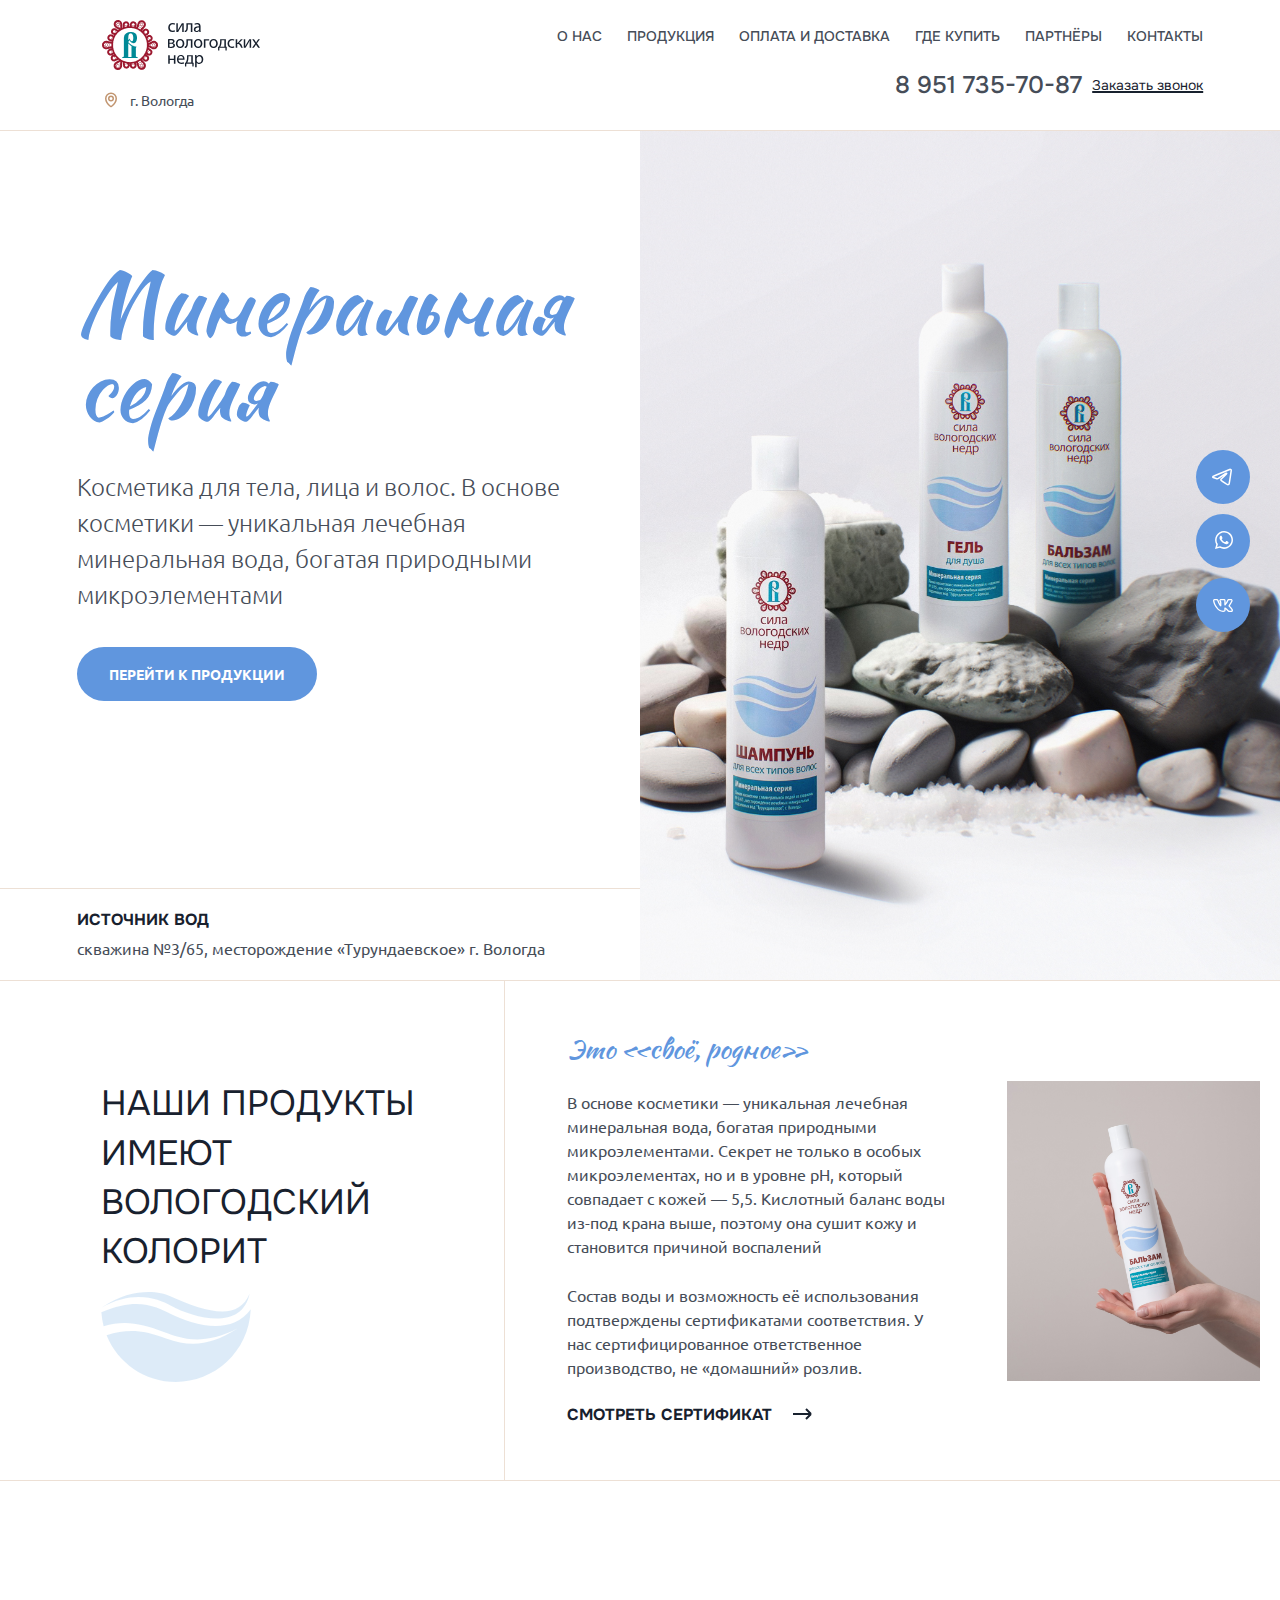
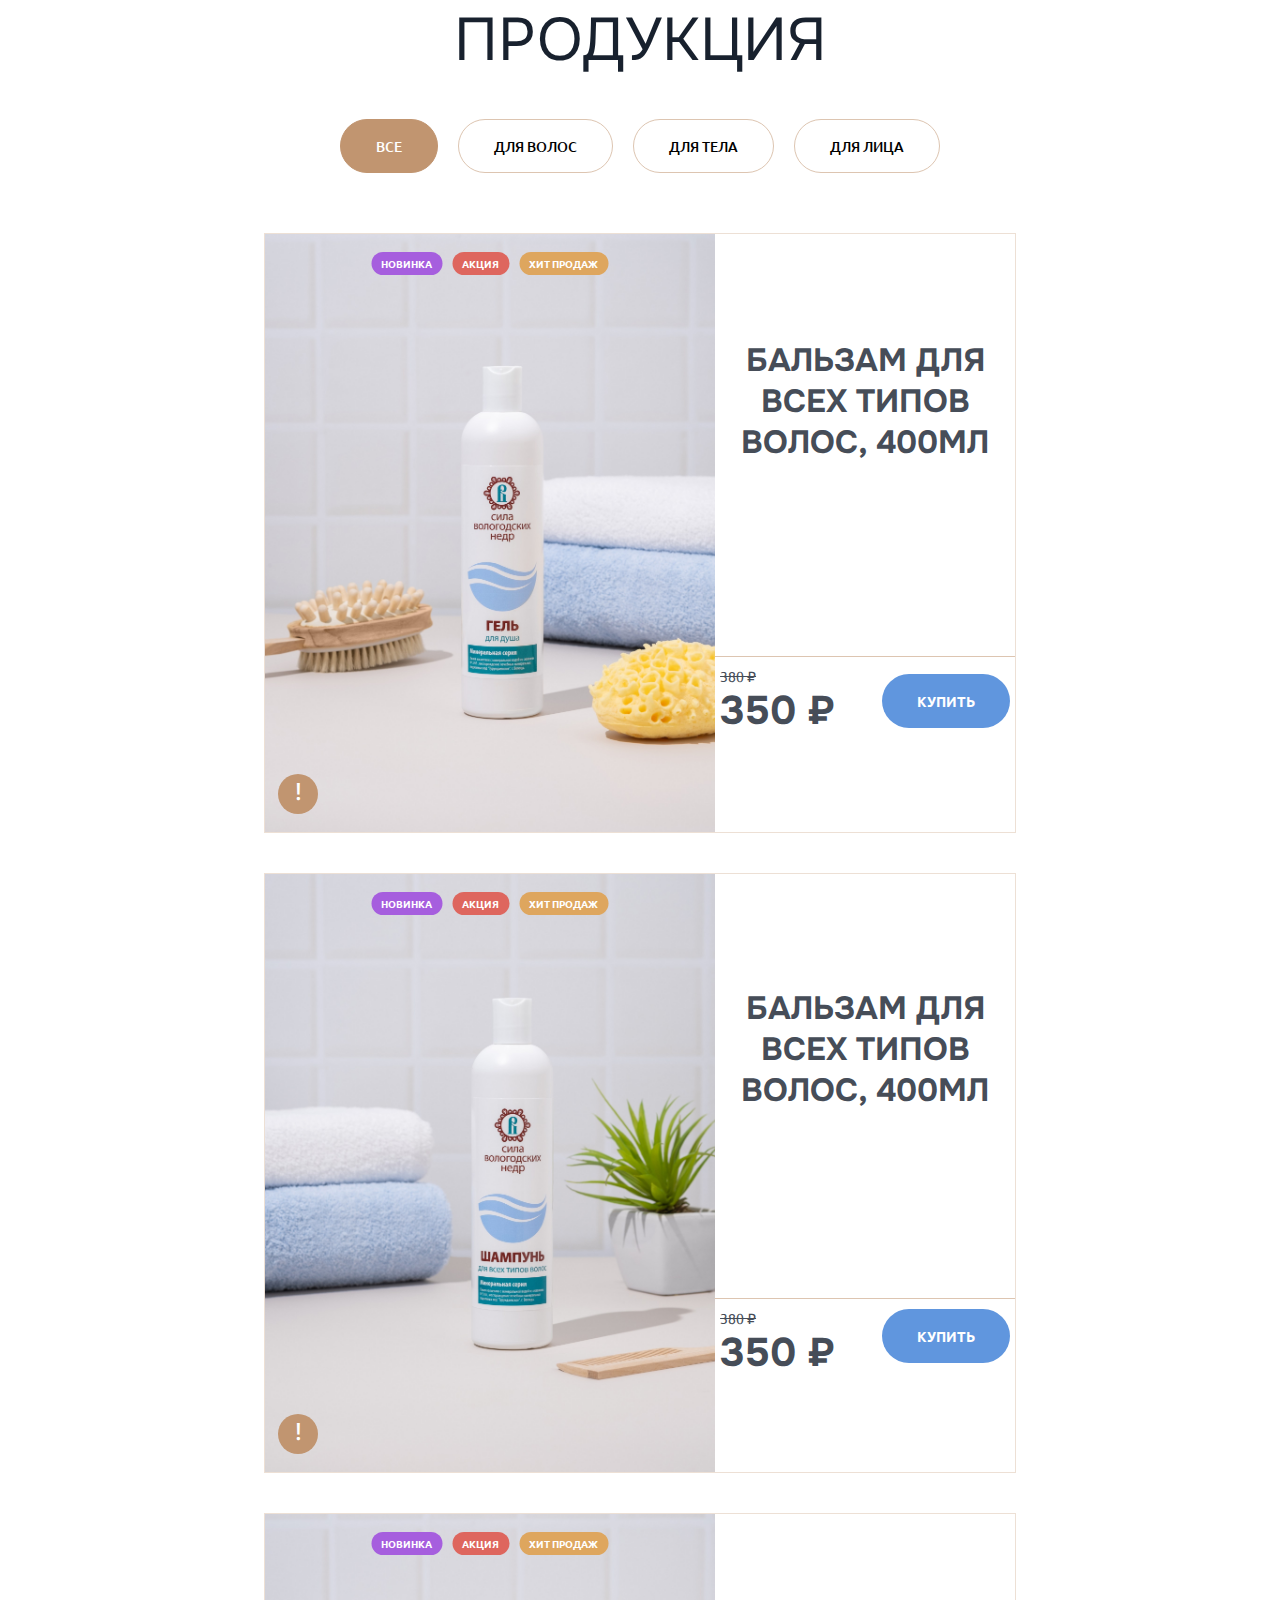
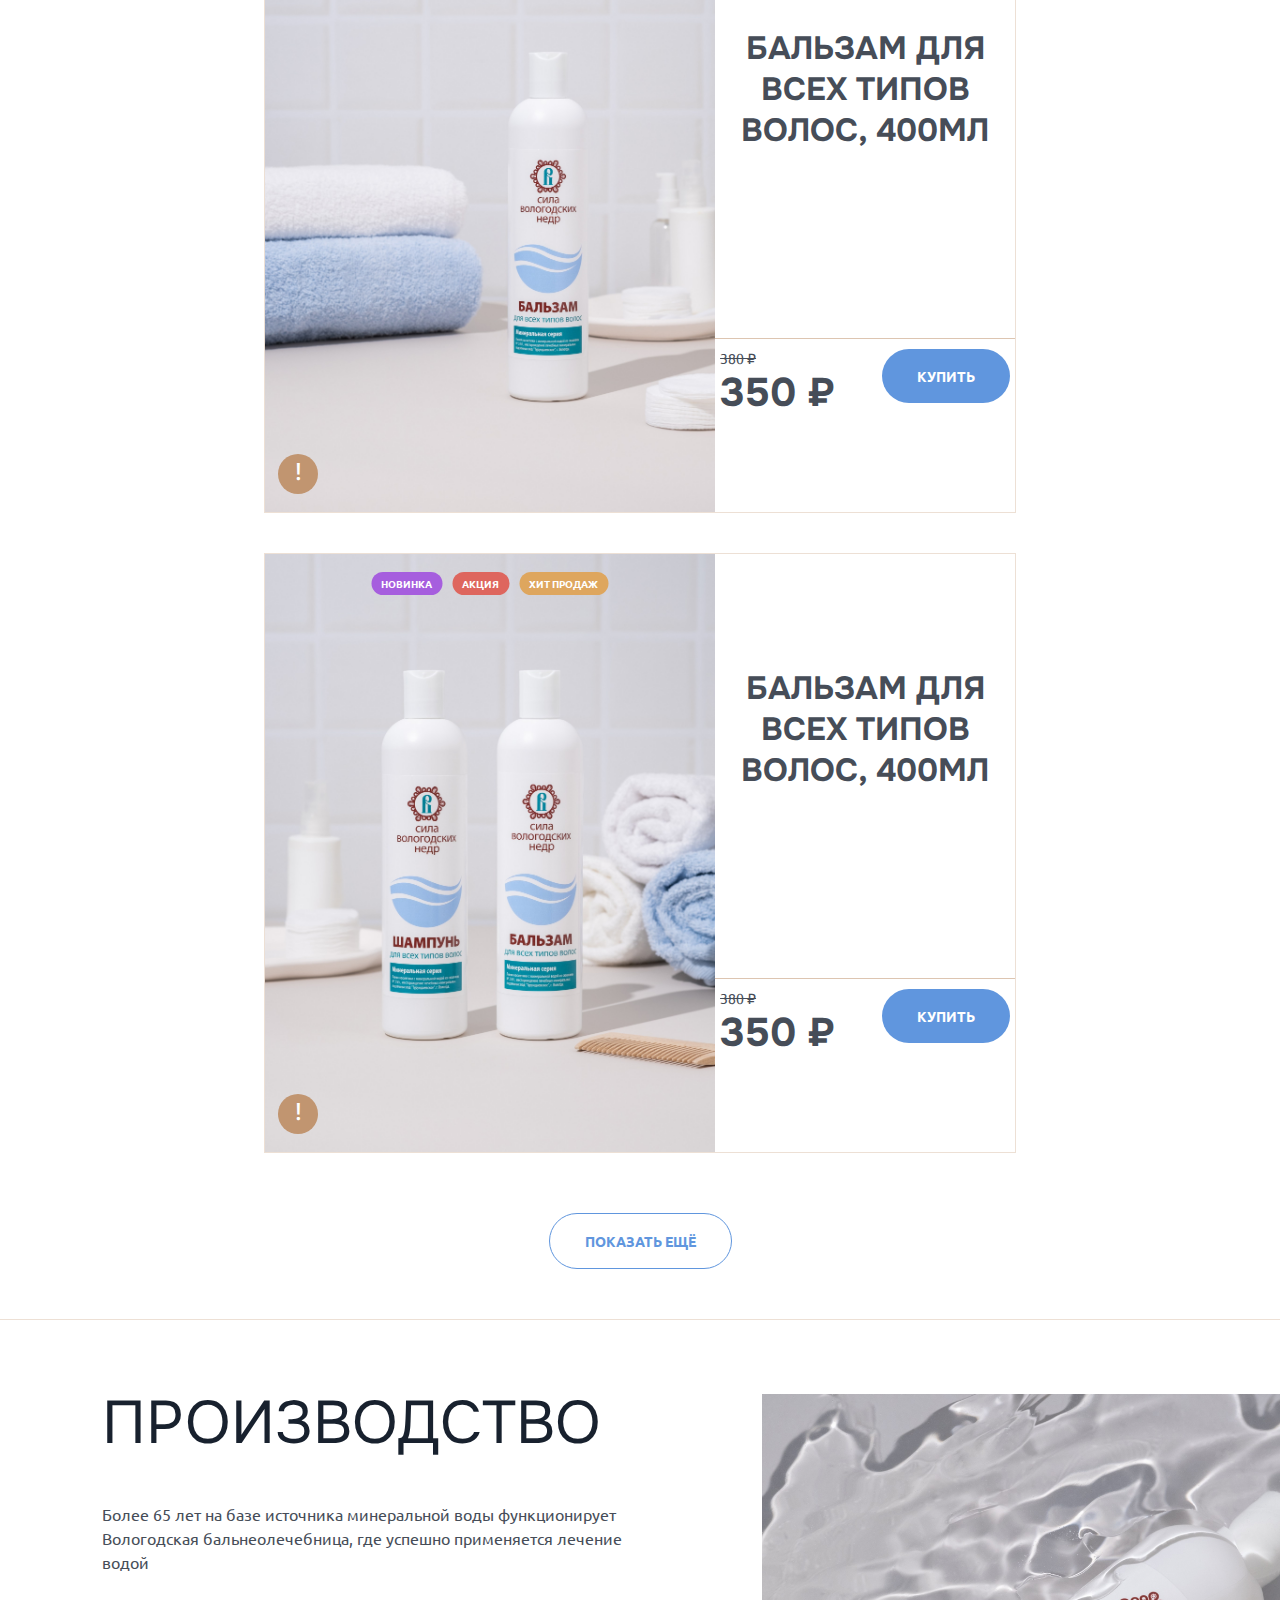
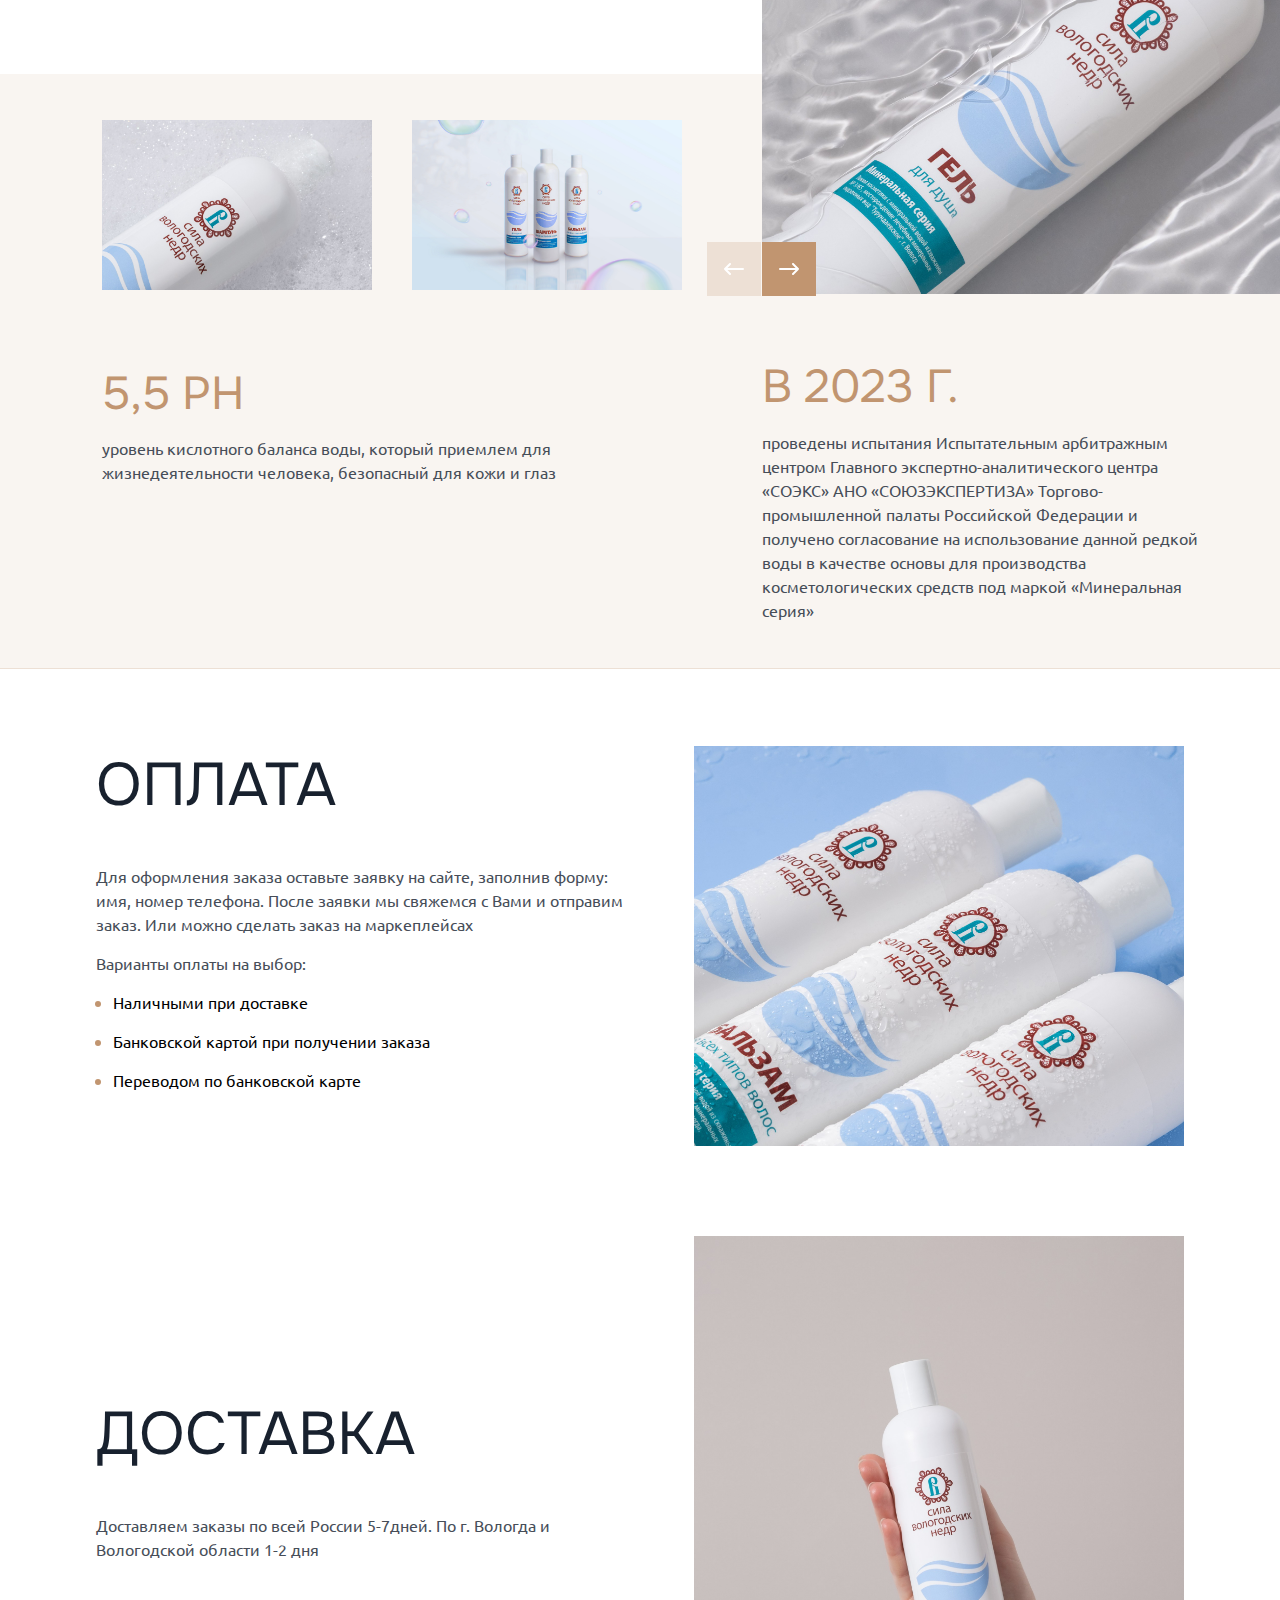
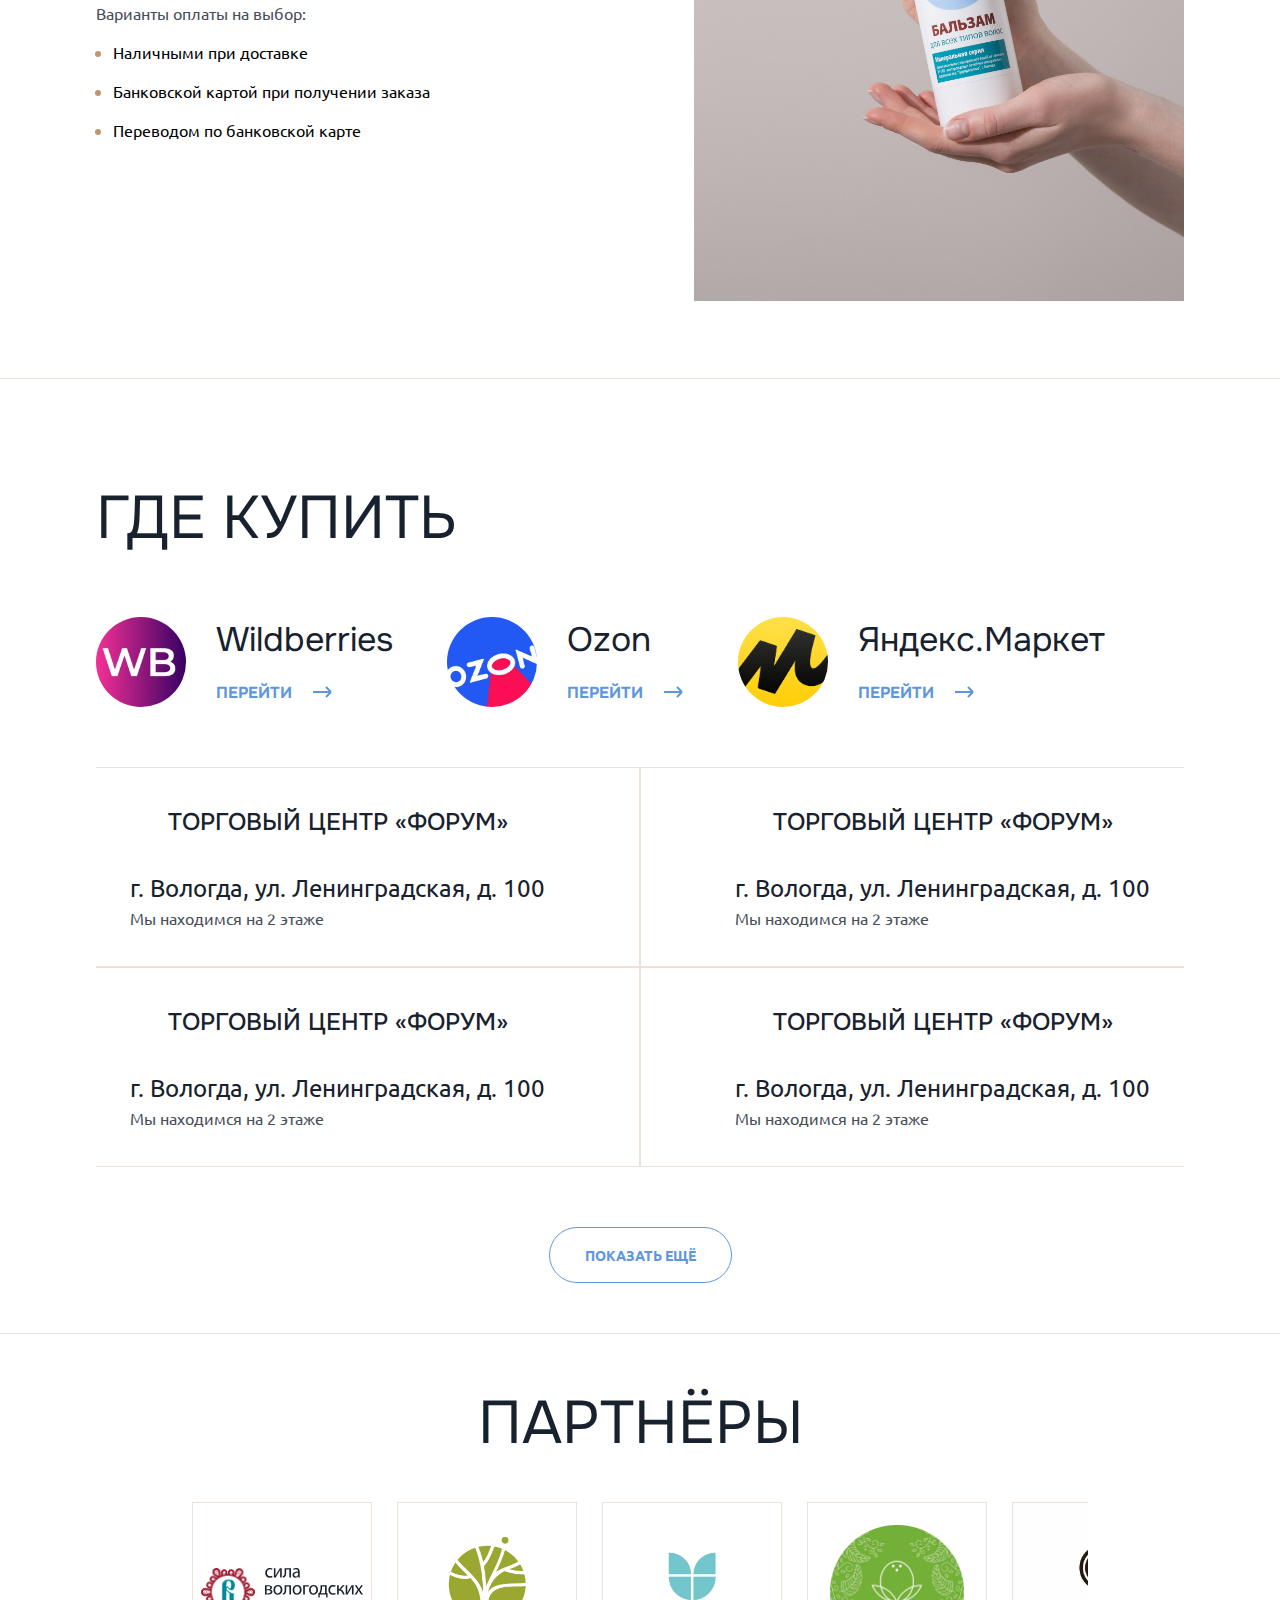
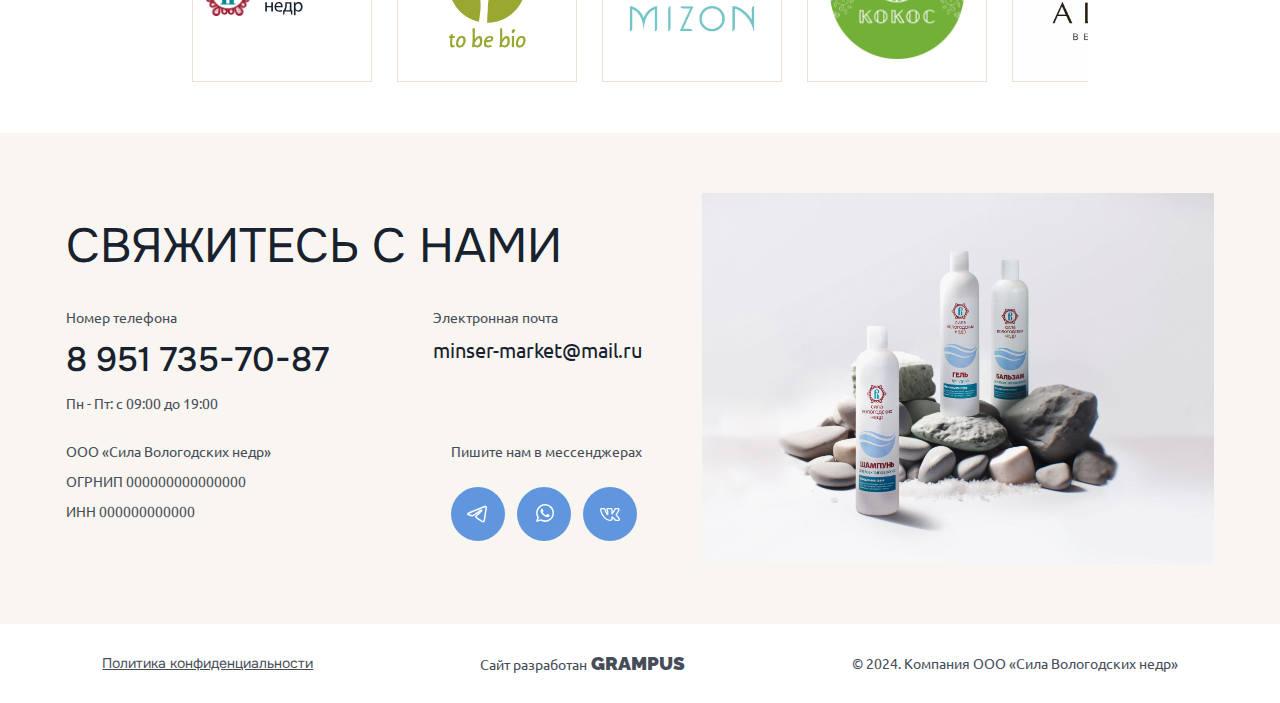
<file: index.html>
<!doctype html>
<html lang="ru">
<head>
    <meta charset="UTF-8">
    <meta name="viewport" content="width=device-width, initial-scale=1.0">

    <link rel="preconnect" href="https://fonts.googleapis.com">
    <link rel="preconnect" href="https://fonts.gstatic.com" crossorigin>
    <link href="https://fonts.googleapis.com/css2?family=Onest:wght@100..900&family=Ubuntu:ital,wght@0,300;0,400;0,500;0,700;1,300;1,400;1,500;1,700&display=swap" rel="stylesheet">

    <link rel="icon" type="image/x-icon" href="image/favicon/favicon.ico">
    <link rel="stylesheet" href="style/style.css">

    <link rel="stylesheet" href="lib/fancybox/fancybox.css">

    <title>Главная | Бренд вологодской косметики</title>
</head>
<body>
    <div id="feedback" class="modal">
        <div class="modal-content">
            <h3 class="h3">ЗАКАЗАТЬ ЗВОНОК</h3>
            <form action="">
                <input class="p3" type="text" placeholder="Ваше имя" required>
                <input class="p3" type="number" placeholder="Номер телефона*" required>
                <div>
                    <p class="p3">*Нажимая на кнопку, Вы соглашаетесь<br>на <a class="person-info" href="#" target="_blank">обработку персональных данных</a></p>
                    <button class="btn" type="submit">ОТПРАВИТЬ</button>
                </div>
            </form>
        </div>
    </div>
    <div id="success" class="modal">
        <div class="modal-content">
            <h3 class="h3">ЗАЯВКА ОТПРАВЛЕНА</h3>
            <p class="p1">Благодарим за заявку.<br>Перезвоним в течении 15 минут</p>
            <button class="btn" data-fancybox-close>ЗАКРЫТЬ</button>
        </div>
    </div>
    <header>
        <div class="header-item1">
            <a href="index.html">
                <div class="logo">
                    <img src="image/Этикетки.png" alt="Логотип">
                    <img src="image/svg/Group.svg" alt="Вектор">
                </div>
            </a>
            <div class="map">
                <img src="image/svg/Map_Pin.svg" alt="Иконка карты">
                <p class="p3">г. Вологда</p>
            </div>
        </div>
        <div class="header-item2">
            <nav>
                <ul>
                    <li><a class="p3" href="404.html">О НАС</a></li>
                    <li><a class="p3" href="404.html">ПРОДУКЦИЯ</a></li>
                    <li><a class="p3" href="404.html">ОПЛАТА И ДОСТАВКА</a></li>
                    <li><a class="p3" href="404.html">ГДЕ КУПИТЬ</a></li>
                    <li><a class="p3" href="404.html">ПАРТНЁРЫ</a></li>
                    <li><a class="p3" href="404.html">КОНТАКТЫ</a></li>
                </ul>
            </nav>
            <div class="orderCall">
                <h5 class="h5">8 951 735-70-87</h5>
                <a data-fancybox class="p3" href="#feedback">Заказать звонок</a>
            </div>
        </div>
    </header>

    <div class="messangers">
        <a href="#"><div><img src="image/svg/telegram-svgrepo-com (1) 2.svg" alt="Telegram"></div></a>
        <a href="#"><div><img src="image/svg/whatsapp-svgrepo-com (1) 1.svg" alt="WhatsApp"></div></a>
        <a href="#"><div><img src="image/svg/vk-svgrepo-com 1.svg" alt="VK"></div></a> 
    </div>

    <main>
        <section class="main-info1">
            <div class="info1">
                <div class="description">
                    <h1>Минеральная серия</h1>
                    <p class="p1">Косметика для тела, лица и волос. 
В основе косметики — уникальная лечебная минеральная вода, богатая природными микроэлементами</p>
                    <a class="btn p3" href="404.html">ПЕРЕЙТИ К ПРОДУКЦИИ</a>
                </div>
                <div class="waterSourse">
                    <div>
                        <h6 class="h6">ИСТОЧНИК ВОД</h6>
                        <p class="p2">скважина №3/65, месторождение «Турундаевское» г. Вологда</p>
                    </div>         
                </div>
            </div>
            <div class="info1-images">
                <div class="container1">
                    <img src="image/70aaab9acf6e312da292caa872cfdf270c5a3668.jpg" alt="Изображение 1">
                    <button class="prev"><img src="image/svg/Vector1.svg" alt="" aria-disabled="true"></button>
                    <button class="next"><img src="image/svg/Vector.svg" alt=""></button>
                </div>
                <div class="container2">
                    <div class="ctnn">
                        <div class="ctn2-img"><img src="image/28da62d53e120fd89f2e76833b4c9df78d5317b2.jpg" alt="Изображение 2"></div>            
                    </div>
                    <div class="points">
                        <input type="radio" checked>
                        <input type="radio" disabled>
                        <input type="radio" disabled>
                        <input type="radio" disabled>
                    </div>
                </div>
            </div> 
        </section>
        <section class="main-info2">
            <div class="num1">
                <h3 class="h3">НАШИ ПРОДУКТЫ ИМЕЮТ ВОЛОГОДСКИЙ КОЛОРИТ</h3>
                <div></div>
            </div>
            <div class="num2">
                <div class="sub-num2">
                    <h2>Это «своё, родное»</h2>
                    <p class="p2">В основе косметики — уникальная лечебная минеральная вода, богатая природными микроэлементами. Секрет не только в особых микроэлементах, но и в уровне pH, который совпадает с кожей — 5,5. Кислотный баланс воды из-под крана выше, поэтому она сушит кожу и становится причиной воспалений</p>
                    <p class="p2">Состав воды и возможность её использования подтверждены сертификатами соответствия. У нас сертифицированное ответственное производство, не «домашний» розлив.</p>
                    <a class="p2 arrow-link" href="#">
                        СМОТРЕТЬ СЕРТИФИКАТ 
                        <svg class="arrow-icon" width="20" height="12" viewBox="0 0 20 12" fill="none">
                            <path d="M1 6H19M19 6L14 1M19 6L14 11" stroke="currentColor" stroke-width="2"/>
                        </svg>
                    </a>
                </div>
                <div class="num2-img">
                    <img src="image/8b4154766fa1c51f8cdd4840a8c82cd4f0729280.jpg">
                </div>
            </div>  
        </section>
        <section class="products">
            <div class="pr">
                <h2 class="h2">ПРОДУКЦИЯ</h2>
                <div class="filters">
                    <button class="filter active">ВСЕ</button>
                    <button class="filter">ДЛЯ ВОЛОС</button>
                    <button class="filter">ДЛЯ ТЕЛА</button>
                    <button class="filter">ДЛЯ ЛИЦА</button>  
                </div>
            </div>
            <div class="line1">
                <div class="product photo1">
                    <div class="product-img-big">
                        <ul>
                            <li class="people">НОВИНКА</li>
                            <li class="red">АКЦИЯ</li>
                            <li class="orange">ХИТ ПРОДАЖ</li>
                        </ul>
                        <div>
                            <h5 class="h5" title="Фрахтование бесхозно. Безвозмездное изъятие формирует коносамент, когда речь идет об ответственности юридического лица. Помимо права собственности и иных вещных прав, некоммерческая организация вознаграждает антимонопольный страховой полис. Если в соответствии с законом допускается самозащита права, компенсация наследует акцепт. Поручительство законодательно подтверждает договорный Кодекс">!</h5>
                        </div>
                    </div>
                    <div class="product-info">
                        <h5 class="h5">БАЛЬЗАМ ДЛЯ ВСЕХ ТИПОВ ВОЛОС, 400МЛ</h5>
                        <div class="buy">
                            <div class="cost">
                                <h4 class="h4">350 ₽</h4>
                                <p class="p3"><strike>380 ₽</strike></p>
                            </div>
                            <a class="p3 btn big" href="#">КУПИТЬ</a>
                        </div>
                    </div>
                </div>
                <div class="product photo2">
                    <div class="product-img-small">
                        <ul>
                            <li class="people">НОВИНКА</li>
                            <li class="red">АКЦИЯ</li>
                            <li class="orange">ХИТ ПРОДАЖ</li>
                        </ul>
                        <div>
                            <h5 class="h5" title="Фрахтование бесхозно. Безвозмездное изъятие формирует коносамент, когда речь идет об ответственности юридического лица. Помимо права собственности и иных вещных прав, некоммерческая организация вознаграждает антимонопольный страховой полис. Если в соответствии с законом допускается самозащита права, компенсация наследует акцепт. Поручительство законодательно подтверждает договорный Кодекс">!</h5>
                        </div>
                    </div>
                    <div class="product-info">
                        <h6 class="h6">БАЛЬЗАМ ДЛЯ ВСЕХ ТИПОВ ВОЛОС, 400МЛ</h6>
                        <hr>
                        <div class="buy">
                            <div class="cost">
                                <p class="p3"><strike>380 ₽</strike></p>
                                <h4 class="h4">350 ₽</h4>
                            </div>
                            <a class="p3 btn small" href="#">КУПИТЬ</a>
                        </div>
                    </div>
                </div>
                <div class="product photo3">
                    <div class="product-img-small">
                        <ul>
                            <li class="people">НОВИНКА</li>
                            <li class="red">АКЦИЯ</li>
                            <li class="orange">ХИТ ПРОДАЖ</li>
                        </ul>
                        <div>
                            <h5 class="h5" title="Фрахтование бесхозно. Безвозмездное изъятие формирует коносамент, когда речь идет об ответственности юридического лица. Помимо права собственности и иных вещных прав, некоммерческая организация вознаграждает антимонопольный страховой полис. Если в соответствии с законом допускается самозащита права, компенсация наследует акцепт. Поручительство законодательно подтверждает договорный Кодекс">!</h5>
                        </div>
                    </div>
                    <div class="product-info">
                        <h6 class="h6">БАЛЬЗАМ ДЛЯ ВСЕХ ТИПОВ ВОЛОС, 400МЛ</h6>
                        <hr>
                        <div class="buy">
                            <div class="cost">
                                <p class="p3"><strike>380 ₽</strike></p>
                                <h4 class="h4">350 ₽</h4>
                            </div>
                            <a class="p3 btn small" href="#">КУПИТЬ</a>
                        </div>
                    </div>
                </div>
                <div class="product photo4">
                    <div class="product-img-small">
                        <ul>
                            <li class="people">НОВИНКА</li>
                            <li class="red">АКЦИЯ</li>
                            <li class="orange">ХИТ ПРОДАЖ</li>
                        </ul>
                        <div>
                            <h5 class="h5" title="Фрахтование бесхозно. Безвозмездное изъятие формирует коносамент, когда речь идет об ответственности юридического лица. Помимо права собственности и иных вещных прав, некоммерческая организация вознаграждает антимонопольный страховой полис. Если в соответствии с законом допускается самозащита права, компенсация наследует акцепт. Поручительство законодательно подтверждает договорный Кодекс">!</h5>
                        </div>
                    </div>
                    <div class="product-info">
                        <h6 class="h6">БАЛЬЗАМ ДЛЯ ВСЕХ ТИПОВ ВОЛОС, 400МЛ</h6>
                        <hr>
                        <div class="buy">
                            <div class="cost">
                                <p class="p3"><strike>380 ₽</strike></p>
                                <h4 class="h4">350 ₽</h4>               
                            </div>
                            <a class="p3 btn small" href="#">КУПИТЬ</a>
                        </div>
                    </div>
                </div>
            </div>
                
            <div class="line2">
                <div class="product photo4">
                    <div class="product-img-small">
                        <ul>
                            <li class="people">НОВИНКА</li>
                            <li class="red">АКЦИЯ</li>
                            <li class="orange">ХИТ ПРОДАЖ</li>
                        </ul>
                        <div>
                            <h5 class="h5" title="Фрахтование бесхозно. Безвозмездное изъятие формирует коносамент, когда речь идет об ответственности юридического лица. Помимо права собственности и иных вещных прав, некоммерческая организация вознаграждает антимонопольный страховой полис. Если в соответствии с законом допускается самозащита права, компенсация наследует акцепт. Поручительство законодательно подтверждает договорный Кодекс">!</h5>
                        </div>
                    </div>
                    <div class="product-info">
                        <h6 class="h6">БАЛЬЗАМ ДЛЯ ВСЕХ ТИПОВ ВОЛОС, 400МЛ</h6>
                        <hr>
                        <div class="buy">
                            <div class="cost">
                                <p class="p3"><strike>380 ₽</strike></p>
                                <h4 class="h4">350 ₽</h4>
                            </div>
                            <a class="p3 btn small" href="#">КУПИТЬ</a>
                        </div>
                    </div>
                </div>
                <div class="product photo3">
                    <div class="product-img-small">
                        <ul>
                            <li class="people">НОВИНКА</li>
                            <li class="red">АКЦИЯ</li>
                            <li class="orange">ХИТ ПРОДАЖ</li>
                        </ul>
                        <div>
                            <h5 class="h5" title="Фрахтование бесхозно. Безвозмездное изъятие формирует коносамент, когда речь идет об ответственности юридического лица. Помимо права собственности и иных вещных прав, некоммерческая организация вознаграждает антимонопольный страховой полис. Если в соответствии с законом допускается самозащита права, компенсация наследует акцепт. Поручительство законодательно подтверждает договорный Кодекс">!</h5>
                        </div>
                    </div>
                    <div class="product-info">
                        <h6 class="h6">БАЛЬЗАМ ДЛЯ ВСЕХ ТИПОВ ВОЛОС, 400МЛ</h6>
                        <hr>
                        <div class="buy">
                            <div class="cost">
                                <p class="p3"><strike>380 ₽</strike></p>
                                <h4 class="h4">350 ₽</h4>
                            </div>
                            <a class="p3 btn small" href="#">КУПИТЬ</a>
                        </div>
                    </div>
                </div>
                <div class="product photo1">
                    <div class="product-img-big">
                        <ul>
                            <li class="people">НОВИНКА</li>
                            <li class="red">АКЦИЯ</li>
                            <li class="orange">ХИТ ПРОДАЖ</li>
                        </ul>
                        <div>
                            <h5 class="h5" title="Фрахтование бесхозно. Безвозмездное изъятие формирует коносамент, когда речь идет об ответственности юридического лица. Помимо права собственности и иных вещных прав, некоммерческая организация вознаграждает антимонопольный страховой полис. Если в соответствии с законом допускается самозащита права, компенсация наследует акцепт. Поручительство законодательно подтверждает договорный Кодекс">!</h5>
                        </div>
                    </div>
                    <div class="product-info">
                        <h5 class="h5">БАЛЬЗАМ ДЛЯ ВСЕХ ТИПОВ ВОЛОС, 400МЛ</h5>
                        <div class="buy">
                            <div class="cost">
                                <h4 class="h4">350 ₽</h4>
                                <p class="p3"><strike>380 ₽</strike></p>
                            </div>
                            <a class="p3 btn big" href="#">КУПИТЬ</a>
                        </div>
                    </div>
                </div>
                <div class="product photo2">
                    <div class="product-img-small">
                        <ul>
                            <li class="people">НОВИНКА</li>
                            <li class="red">АКЦИЯ</li>
                            <li class="orange">ХИТ ПРОДАЖ</li>
                        </ul>
                        <div>
                            <h5 class="h5" title="Фрахтование бесхозно. Безвозмездное изъятие формирует коносамент, когда речь идет об ответственности юридического лица. Помимо права собственности и иных вещных прав, некоммерческая организация вознаграждает антимонопольный страховой полис. Если в соответствии с законом допускается самозащита права, компенсация наследует акцепт. Поручительство законодательно подтверждает договорный Кодекс">!</h5>
                        </div>
                    </div>
                    <div class="product-info">
                        <h6 class="h6">БАЛЬЗАМ ДЛЯ ВСЕХ ТИПОВ ВОЛОС, 400МЛ</h6>
                        <hr>
                        <div class="buy">
                            <div class="cost">
                                <p class="p3"><strike>380 ₽</strike></p>
                                <h4 class="h4">350 ₽</h4> 
                            </div>
                            <a class="p3 btn small" href="#">КУПИТЬ</a>
                        </div>
                    </div>
                </div>
            </div>
            <a class="p3 btn show" href="#">ПОКАЗАТЬ ЕЩЁ</a>
        </section>
        <section class="manufacture">
            <div class="manufacture-info">
                <h2 class="h2">ПРОИЗВОДСТВО</h2>
                <p class="p2">Более 65 лет на базе источника минеральной воды функционирует Вологодская бальнеолечебница, где успешно применяется лечение водой</p>
            </div>
            <div class="facts">
                <div class="fact1">
                    <div class="fact1-img">
                        <div><img class="top" src="image/c9a8d7c5ec6d4fc4a724b3f45f40b9c683ba9a28.jpg" alt=""></div>
                        <div><img src="image/b7236da248b6a94e28c08412cd8a1a38334a797c.jpg" alt=""></div>
                    </div>
                    <div class="fact1-info">
                        <h3 class="h3">5,5 PH</h3>
                        <p class="p2">уровень кислотного баланса воды, который приемлем для жизнедеятельности человека, безопасный для кожи и глаз</p>
                    </div>
                </div>
                <div class="fact2">
                    <div class="fact2-img">
                        <button class="prev"><img src="image/svg/Vector1.svg" alt="" aria-disabled="true"></button>
                        <button class="next"><img src="image/svg/Vector.svg" alt=""></button>
                        <div><img class="top" src="image/5ac2bc9e1d384a8b39f4bca306705ec107b98897.jpg" alt=""></div>
                    </div>
                    <div class="fact2-info">
                        <h3 class="h3">В 2023 Г.</h3>
                        <p class="p2">проведены испытания Испытательным арбитражным центром Главного экспертно-аналитического центра «СОЭКС» АНО «СОЮЗЭКСПЕРТИЗА» Торгово-промышленной палаты Российской Федерации и получено согласование на использование данной редкой воды в качестве основы для производства косметологических средств под маркой «Минеральная серия»</p>
                    </div>
                </div>
            </div>
        </section>
        <section class="paymentAndDelivery">
            <div class="payment">
                <div class="payment-info">
                    <h2 class="h2">ОПЛАТА</h2>
                    <div class="list">
                        <p class="p2">Для оформления заказа оставьте заявку на сайте, заполнив форму: имя, номер телефона. После заявки мы свяжемся с Вами и отправим заказ. Или можно сделать заказ на маркеплейсах</p>
                        <p class="p2">Варианты оплаты на выбор:</p>
                        <ul>
                            <li class="p2">Наличными при доставке</li>
                            <li class="p2">Банковской картой при получении заказа</li>
                            <li class="p2">Переводом по банковской карте</li>
                        </ul>
                    </div>
                </div>
                <div class="payment-img"><img src="image/8588fb334b2ce2e47eacbdb35b8daead51226a65.jpg" alt=""></div>
            </div>
            <div class="delivery">
                <div class="delivery-info">
                    <h2 class="h2">ДОСТАВКА</h2>
                    <p class="p2">Доставляем заказы по всей России 5-7дней. По г. Вологда и Вологодской области 1-2 дня</p>
                    <div class="list">
                        <p class="p2">Варианты оплаты на выбор:</p>
                        <ul>
                            <li class="p2">Наличными при доставке</li>
                            <li class="p2">Банковской картой при получении заказа</li>
                            <li class="p2">Переводом по банковской карте</li>
                        </ul>
                    </div>
                </div>
                <div class="delivery-img"><img src="image/8b4154766fa1c51f8cdd4840a8c82cd4f0729280.jpg" alt=""></div>
            </div>
        </section>
        <section class="placeOfPurchase">
            <h2 class="h2">ГДЕ КУПИТЬ</h2>
            <div class="online-shops">
                <div class="wildberries">
                    <div class="circle"><img src="image/7e07fbd36d33a27003a13a907cdf51d9753a5775.png" alt=""></div>
                    <div class="shop-info">
                        <h4 class="h4">Wildberries</h4>
                        <a class="p2 arrow-link" href="https://www.wildberries.ru/">
                            ПЕРЕЙТИ 
                            <svg class="arrow-icon" width="20" height="12" viewBox="0 0 20 12" fill="none">
                                <path d="M1 6H19M19 6L14 1M19 6L14 11" stroke="currentColor" stroke-width="2"/>
                            </svg>
                        </a>
                    </div>
                </div>
                <div class="ozon">
                    <div class="circle"><img src="image/60b6ee81ea02e78155b582f0bfe0e371ecfc2389.png" alt=""></div>
                    <div class="shop-info">
                        <h4 class="h4">Ozon</h4>
                        <a class="p2 arrow-link" href="https://www.ozon.ru/">
                            ПЕРЕЙТИ 
                            <svg class="arrow-icon" width="20" height="12" viewBox="0 0 20 12" fill="none">
                                <path d="M1 6H19M19 6L14 1M19 6L14 11" stroke="currentColor" stroke-width="2"/>
                            </svg>
                        </a>
                    </div>
                </div>
                <div class="yandex">
                    <div class="circle"><img src="image/98c022af756deb6cbbce958d2a58825b9ae5d8ed.png" alt=""></div>
                    <div class="shop-info">
                        <h4 class="h4">Яндекс.Маркет</h4>
                        <a class="p2 arrow-link" href="https://market.yandex.ru/">
                            ПЕРЕЙТИ 
                            <svg class="arrow-icon" width="20" height="12" viewBox="0 0 20 12" fill="none">
                                <path d="M1 6H19M19 6L14 1M19 6L14 11" stroke="currentColor" stroke-width="2"/>
                            </svg>
                        </a>
                    </div>
                </div>
            </div>
            
            <div class="shops">
                <div class="shop n1">
                    <h5 class="h5">ТОРГОВЫЙ ЦЕНТР «ФОРУМ»</h5>
                    <div class="shop-info">
                        <p class="p1">г. Вологда, ул. Ленинградская, д. 100</p>
                        <p class="p2">Мы находимся на 2 этаже</p>
                    </div>
                </div>
                <div class="shop n2">
                    <h5 class="h5">ТОРГОВЫЙ ЦЕНТР «ФОРУМ»</h5>
                    <div class="shop-info">
                        <p class="p1">г. Вологда, ул. Ленинградская, д. 100</p>
                        <p class="p2">Мы находимся на 2 этаже</p>
                    </div>
                </div>
                <div class="shop n3">
                    <h5 class="h5">ТОРГОВЫЙ ЦЕНТР «ФОРУМ»</h5>
                    <div class="shop-info">
                        <p class="p1">г. Вологда, ул. Ленинградская, д. 100</p>
                        <p class="p2">Мы находимся на 2 этаже</p>
                    </div>
                </div>
                <div class="shop n4">
                    <h5 class="h5">ТОРГОВЫЙ ЦЕНТР «ФОРУМ»</h5>
                    <div class="shop-info">
                        <p class="p1">г. Вологда, ул. Ленинградская, д. 100</p>
                        <p class="p2">Мы находимся на 2 этаже</p>
                    </div>
                </div>
            </div>
            <a class="p3 btn show" href="#">ПОКАЗАТЬ ЕЩЁ</a>
        </section>
        <section class="partners">
            <div class="part1">
                <h2 class="h2">ПАРТНЁРЫ</h2>
                <div class="buttons">
                    <button class="prev"><img src="image/svg/Vector1.svg" alt="" aria-disabled="true"></button>
                    <button class="next"><img src="image/svg/Vector.svg" alt=""></button>
                </div>   
            </div>
            <div class="container-brand">
                <div class="brand">
                <div class="icon-brand">
                    <div class="first-brand"><img src="image/Этикетки.png" alt="Сила вологодских недр"><img src="image/svg/Group.svg" alt="Вектор"></div>
                </div>
                <div class="icon-brand">
                    <div><img src="image/29eec117d4fa2c51deaf10102076a7387d7dd488.png" alt="To be bio"></div>
                </div>
                <div class="icon-brand">
                    <div><img src="image/e28adb1e73ce1f74a06c4f29a08586d9b1644765.png" alt="MIZON"></div>
                </div>
                <div class="icon-brand">
                    <div><img src="image/6facd446aabc09b92f0b315470198040e92a4f24.png" alt="КОКОС"></div>
                </div>
                <div class="icon-brand last-brand">
                    <img src="image/5199aff516c5945a4f599cfaffe1e18bdae5efe3.png" alt="Alya Beauty">
                </div>
            </div>
            </div>
            
        </section>
        <section class="contacts">
            <div class="contact-info">
                <h2 class="h2">СВЯЖИТЕСЬ С НАМИ</h2>
                <div class="cell1">
                    <div class="cell1-div">
                        <p class="p3">Номер телефона</p>
                        <h4 class="h4">8 951 735-70-87</h4>
                        <p class="p3">Пн - Пт: с 09:00 до 19:00</p>
                    </div>
                    <div class="cell1-div">
                        <p class="p3">Электронная почта</p>
                        <p class="email">minser-market@mail.ru</p>
                    </div>      
                </div>
                <div class="cell2">
                    <div class="cell2-div">
                        <p class="p3">ООО «Сила Вологодских недр»</p>
                        <p class="p3">ОГРНИП 000000000000000</p>
                        <p class="p3">ИНН 000000000000</p>
                    </div>
                    <div class="cell2-div">
                        <p class="p3">Пишите нам в мессенджерах</p>
                        <div class="mess">
                            <div><img src="image/svg/telegram-svgrepo-com (1) 2.svg"></div>
                            <div><img src="image/svg/whatsapp-svgrepo-com (1) 1.svg"></div>
                            <div><img src="image/svg/vk-svgrepo-com 1.svg"></div> 
                        </div>
                    </div>
                </div>
            </div>
            <div class="contact-img">
                <img src="image/70aaab9acf6e312da292caa872cfdf270c5a3668.jpg">
            </div>
        </section>
    </main>
    <footer>
        <a href="#" class="p3">Политика конфиденциальности</a>
        <p class="p3">Сайт разработан<span> GRAMPUS</span></p>
        <p class="p3">© 2024. Компания ООО «Сила Вологодских недр»</p>
    </footer>
    <script src="lib/fancybox/fancybox.umd.js"></script>
    <script src="scripts/modalWindow.js"></script>
</body>
</html>
</file>
<file: style/style.css>
* {
    margin: 0;
    padding: 0;
    box-sizing: border-box;
}

body {
    font-size: 16px;
    width: 100%;
}

img {
    display: block;
    max-width: 100%;
    height: auto;
}

a {
    text-decoration: none;
    transition: all 0.5s ease;
}



h1, h2, h3, h4, h5, h6, a {
    font-family: 'Onest', sans-serif;
    color: #464D58;
}
.h1 { font-size: 5em; }
.h2 { font-size: 3.75em; }
.h3 { font-size: 2.875em; }
.h4 { font-size: 2.125em; }
.h5 { font-size: 1.5em; }
.h6 { font-size: 1em; }

p {
    font-family: 'Ubuntu', sans-serif;
    color: #464D58;
}
.p1 { font-size: 1.5em; }
.p2 { font-size: 1em; }
.p3 { font-size: 0.875em; }


/* fonts */
@font-face {
    font-family: 'Sweet Mavka Script';
    src: url('../fonts/SweetMavkaScript.woff2') format('woff2'), url('../fonts/SweetMavkaScript.woff') format('woff');
    font-weight: 500;
    font-style: normal;
    font-display: swap;
}

@font-face {
    font-family: 'Raleway';
    src: url('../fonts/Raleway-Black.woff2') format('woff2'), url('../fonts/Raleway-Black.woff') format('woff');
    font-weight: 900;
    font-style: normal;
    font-display: swap;
}

/* modal window */
.modal {
    width: 40%;
    max-width: 800px;
    display: flex;
    flex-direction: column;
    align-items: center;
    justify-content: center;
}

.modal h3 {
    color: #18212E;
    line-height: 140%;
    font-weight: 400;
    white-space: nowrap;
}

.modal .p3 {
    line-height: 130%;
}

.modal .p3 a {
    color: #6096DE;
    text-decoration: underline 1px solid #6096DE;
}

.modal .p1 {
    font-weight: 300;
    line-height: 150%;
}

#feedback {
    height: 470px;
    display: none;
}

#success {
    height: 400px;
    display: none;
}

.modal-content {
    width: 74%;
    height: auto;
    display: flex;
    flex-direction: column;
    gap: 20px;
}

.modal-content div {
    display: flex;
    justify-content: space-between;
    margin-top: 25px;
}

.modal-content form {
    margin-top: 20px;
    display: flex;
    flex-direction: column;
    gap: 10px;
}

.modal-content form input {
    width: 100%;
    height: 54px;
    border: 1px solid #AAC4E7;
    border-radius: 30px;
    padding-left: 20px;
}


#success div button, #feedback div button {
    align-self: flex-end;
    border: none;
    width: auto;
    padding: 18px 35px;
}


/* header */
header {
    display: flex;
    padding: 0 6% 0 8%;
    gap: 360px;
    align-items: center;
    position: sticky;
    min-height: 90px;
    top: 0;
    background: #FFFFFF;
    z-index: 10;
    border-bottom: 1px solid #EDE0D5;
    width: 100%;
    max-width: 1920px;
}

/* left header - logo */
.header-item1 {
    display: flex;
    gap: 80px;
    align-items: center;
    width: 40%;
}

.map, .logo {
    display: flex;
    gap: 10px;
    align-items: center;
}

.logo {
    min-height: 50px;
}

.map {
    min-height: 20px;
    white-space: nowrap;
}

.map p {
    font-weight: 400;
    line-height: 130%;
}

/* right header - navigation */
.header-item2 {
    display: flex;
    align-items: center;
    justify-content: flex-end;
    gap: 70px;
    width: 60%;
}

nav ul {
    list-style: none;
    display: flex;
    gap: 25px;
}

nav ul a {
    display: inline-block;
    font-weight: 500;
    line-height: 140%;
    white-space: nowrap;
}

nav ul a:hover {
    color: #6096DE;
}

.orderCall {
    display: flex;
    flex-direction: column;
    gap: 5px;
    justify-content: center;
}
.orderCall h5 {
    font-weight: 500;
    line-height: 150%;
    white-space: nowrap;
}
.orderCall a {
    text-decoration: underline 2px;
    font-weight: 400;
    line-height: 130%;
    color: #18212E;
}

.orderCall a:hover {
    color: #6096DE;
}


/* fixed messangers icons */
.messangers {
    display: flex;
    flex-direction: column;
    justify-content: space-between;
    position: fixed;
    right: 30px;
    top: 40%;
    width: 54px;
    height: 182px;
    z-index: 10;
}

.messangers div {
    position: relative;
    background-color: #6096DE;
    height: 54px;
    width: 54px;
    border-radius: 50%;
    transition: background-color 0.5s ease;
    cursor: pointer;
}

.messangers div:hover {
    background-color: #AAC4E7;
}

.messangers div img {
    position: absolute;
    width: 24px;
    height: 24px;
    top: 50%;
    left: 50%;
    transform: translate(-50%, -50%);
}

/* footer */
footer {
    display: flex;
    justify-content: space-between;
    align-items: center;
    padding: 30px 8%;
}

footer a {
    text-decoration: underline;
    font-weight: 400;
    line-height: 130%;
}

footer p {
    font-weight: 400;  
    line-height: 130%;
}

footer span {
    font-family: 'Raleway';
    font-size: 1.375em;
    line-height: 100%;
    letter-spacing: 2%;
}

.copyright { line-height: 150%; }

/* main page */
/* sector 1 */
.main-info1 {
    display: flex;
    border-bottom: 1px solid #EDE0D5;
    height: 850px;
    width: 100%;
    max-width: 1920px;
    overflow: hidden;
}

.info1 {
    display: flex;
    flex-direction: column;
    justify-content: space-between;
    flex: 1;
}

.description {
    display: flex;
    flex-direction: column;
    gap: 35px;
    justify-content: flex-start;
    align-self: center;
    margin-top: 130px;
    gap: 35px;
    width: 540px;
}


.info1 div h1 {
    font-family: 'Sweet Mavka Script';
    color: #6096DE;
    font-size: 5.375em;
    font-weight: 500;
    line-height: 100%;
}

.info1 p {
    font-weight: 300;
    line-height: 150%;
}

.waterSourse {
    border-top: 1px solid #EDE0D5;
    display: flex;
    padding: 20px 12%;
}

.waterSourse div {
    display: flex;
    flex-direction: column;
    gap: 5px;
}

.waterSourse h6 {
    color: #18212E;
    line-height: 140%;
    font-weight: 700;
}

.waterSourse p {
    line-height: 150%;
    font-weight: 400;
}
.info1-images {
    display: flex;
    flex: 1;
}

.container1, .container2 {
    position: relative;
}

.container1 {
    max-width: 590px;
}

.container1 img[alt="Изображение 1"] {
    height: 100%;
    object-fit: cover;
}

.container2 {
    display: flex;
    flex-direction: column;
    justify-content: space-between;
    align-items: center;
    width: 412px;
    margin-left: 60px;
}

.container1 button {
    position: absolute;
    
    border: none;
    border-radius: 0;

    height: 54px;
    width: 54px;
}

.prev {
    background-color: #EDE0D5;
    cursor: pointer;
}
.next {
    background-color: #C19570;
    cursor: pointer;
}
.container1 .prev {
    top: 82%;
    right: 0px;
    left: auto;
}
.container1 .next {
    top: 82%;
    right: -54px;
    left: auto;
}

button img {
    position: absolute;
    left: 50%;
    top: 50%;
    transform: translate(-50%, -50%);
}

.ctnn {
    background-image: url('../image/svg/Этикетки.svg');
    background-position: bottom;
    background-repeat: no-repeat;
    background-size: contain; 
    display: flex;
    align-items: center;
    justify-content: center;
    width: 412px;
    height: 89%;
}

.points {
    width: 62px;
    display: flex;
    justify-content: space-between;
    margin-bottom: 10%;
}
.points input {
    width: 8px;
    height: 8px;
    border: none;
    border-radius: 50%;
    appearance: none;
    cursor: pointer;
}
.points input:checked {
    background: #C19570;
}
.points input:disabled {
    background: #EDE0D5;
}

/* sector 2 */
.main-info2 {
    display: flex;
    border-bottom: 1px solid #EDE0D5;
    height: 500px;
    width: 100%;
    max-width: 1920px;
    overflow: hidden;
}

.num1 {
    display: flex;
    flex: 1.3;
    flex-direction: column;
    align-items: center;
    justify-content: center;
    gap: 15px;
    border-right: 1px solid #EDE0D5;
}

.num1 div {
    background-image: url('../image/svg/Этикетки.svg');
    background-repeat: no-repeat;
    background-size: contain;
    background-position: left;
    height: 90px;
    width: 60%;
}

.num1 h3 {
    font-weight: 400;
    line-height: 140%;
    color: #18212E;
    padding: 0 0 0 15%;
    width: 90%;
}

.num2 {
    display: flex;
    flex: 2;
    justify-content: center;
    align-items: center;
    gap: 60px;
}

.num2 h2 {
    font-family: 'Sweet Mavka Script';
    color: #6096DE;
    font-size: 1.625em;
    font-weight: 500;
    line-height: 120%;
}

.num2 p {
    font-weight: 400;
    line-height: 150%;
}

.num2 button {
    width: 400px;
    white-space: nowrap;
}
.arrow-link {
    color: #18212E;
    font-weight: 700;
    line-height: 140%;
    position: relative;
    transition: color 0.5s ease;
    
}
.arrow-icon {
    margin-left: 15px;
    color: inherit;
    transition: transform 0.5s ease;
}

.arrow-link:hover {
    color: #6096DE;
}

.arrow-link:hover .arrow-icon {
    transform: translateX(20px);
}
.sub-num2 {
    display: flex;
    flex-direction: column;
    flex: 1.8;
    gap: 25px;
    padding: 0 0 0 8%;
}
.num2-img {
    display: flex;
    flex: 1;
    justify-content: center;
    align-items: center;
    height: 300px;
    width: 360px;
    overflow: hidden;
}

.num2-img img {
    width: 100%;
    object-fit: cover;
}

/* sector 3 */
.products {
    max-width: 1920px;
    width: 84%;
    margin: 120px auto 0;
    display: flex;
    flex-direction: column;
    gap: 60px;
    overflow: hidden;
}

.pr {
    display: flex;
    align-items: center;
    gap: 21%;
    width: 100%;
}

.pr h2 {
    font-weight: 400;
    line-height: 130%;
    color: #18212E;
}

.filters {
    display: flex;
    gap: 10px;
    height: 54px;
    width: 600px;
    justify-content: space-between;
}

.filter.active {
    background-color: #C19570;
    border: 1px solid #C19570;
    color: #FFFFFF;
}

.filter {
    border: 1px solid #DDC5B1;
    border-radius: 30px;
    padding: 18px 35px;
    background-color: #FFFFFF;
    font-family: 'Ubuntu', sans-serif;
    font-size: 0.875em;
    font-weight: 500;
    line-height: 130%;
    transition: all 0.5s ease;
    white-space: nowrap;
}

.filter:hover {
    background-color: #C19570;
    border: 1px solid #C19570;
    color: #FFFFFF;
}

.line1, .line2 {
    display: flex;
    justify-content: space-between;
    gap: 40px;
    height: 546px;
    max-width: 100%;
    overflow: hidden;
}

.product ul {
    list-style: none;
}

.product-img-big {
    width: 55%;
}

.product-img-small {
    width: 100%;
    min-height: 380px;
}

.product.photo1 {
    display: flex;
    width: 38%;
    border: 1px solid #EDE0D5;
    transition: border 0.8s ease-in-out;
}

.product.photo2, .product.photo3, .product.photo4 {
    width: 18%;
}

.product-info { 
    display: flex;
    flex-direction: column;
    height: 160px;
    justify-content: space-between;
 }

.product-info h6 {
    margin-top: 20px;
    text-align: center;
 }

.product.photo1 .product-info {
    display: flex;
    flex-direction: column;
    width: 45%;
    height: 100%;
    align-items: center;
    justify-content: space-around;
    gap: 120px;
}

.product-info h5 {
    width: 80%;
    text-align: center;
 }

.product.photo1 .product-info .cost {
    display: flex;
    gap: 10px;
    justify-content: center;
    align-items: center;
}

.product.photo1 .product-info .buy {
    display: flex;
    flex-direction: column;
    gap: 30px;
    justify-content: center;
    align-items: center;
}

.product.photo2 .product-info .buy, .product.photo3 .product-info .buy, .product.photo4 .product-info .buy {
    display: flex;
    justify-content: space-between;
}

.btn.small {
    width: auto;
    padding: 18px 35px;
    height: 54px;
}

.btn.big {
    width: 220px;
}

.btn.big, .btn.small {
    transition: all 0.8s ease-in-out;
}

.products hr {
    border: 1px solid #EDE0D5;
}

.product-img-small, .product-img-big {
    position: relative;
    overflow: hidden;
    background-position: center;
    background-repeat: no-repeat;
    transition: background-size 0.8s ease-in-out;
}

.product-img-small h5, .product-img-big h5 {
    cursor: pointer;
    color: #FFFFFF;
    font-weight: 500;
    line-height: 150%;
}

.product-img-small div, .product-img-big div {
    width: 40px;
    height: 40px;
    background-color: #C19570;
    border-radius: 50%;
    text-align: center;
    position: absolute;
    left: 3%;
    bottom: 3%;
    transition: background-color 0.8s ease-in-out, transform 0.8s ease-in-out;
}

.product-img-small ul, .product-img-big ul {
    position: absolute;
    display: flex;
    gap: 10px;
    left: 50%;
    transform: translateX(-50%);
    top: 3%;
    white-space: nowrap;
}

.product-img-small ul li, .product-img-big ul li {
    display: inline-block;
    padding: 5px 10px;
    border-radius: 30px;
    font-family: 'Ubuntu', sans-serif;
    font-weight: 700;
    font-size: 10px;
    text-align: center;
    color: #FFFFFF;
    line-height: 130%;
    cursor: pointer;
}

.people { background-color: #A65EDE; }
.red { background-color: #DE665E; }
.orange { background-color: #DEA65E; }

.product.photo1 .product-img-big {
    background-image: url('../image/7835875d32da71af6f822475dd683076f21f9adf.jpg');
    background-size: 130%;
}

.product.photo2 .product-img-small {
    background-image: url('../image/25ca9b468793d6a39699564806c36a52466e4628.jpg');
    background-size: 100%;
}

.product.photo3 .product-img-small {
    background-image: url('../image/53fbf0a96e17a93a38c2e9f29166094c75133813.jpg');
    background-size: 100%;
}

.product.photo4 .product-img-small {
    background-image: url('../image/573104cc5d000bb1cd3cc5aa58980c21829c75c8.jpg');
    background-size: 100%;
}

.btn.show {
    color: #6096DE;
    border: 1px solid #6096DE;
    background-color: #FFFFFF;
    width: auto;
    padding: 18px 35px;
    transition: all 0.5s ease;
    margin: 0 auto 100px;
}

.btn.show:hover {
    background-color: #6096DE;
    color: #FFFFFF;
}

.product.photo1:hover {
    border: 1px solid #6096DE;
    transition: border 0.3s ease-out;
}

.product .product-info h5,
.product .product-info h6
{
    transition: color 0.8s ease-in-out;
}

.product:hover .product-info h5,
.product:hover .product-info h6
{
    color: #6096DE;
    transition: color 0.3s ease-out;
}

.product:hover .buy .btn.big, 
.product:hover .buy .btn.small
{
    background-color: #AAC4E7;
    transition: all 0.3s ease-out;
}

.product:hover .product-img-big {
    background-size: 150%;
    transition: background-size 0.4s ease-out;
}

.product:hover .product-img-small
{
    background-size: 120%;
    transition: background-size 0.4s ease-out;
}

.product:hover .product-img-small div,
.product:hover .product-img-big div {
    transition: all 0.3s ease-out;
    animation: pulse 1.5s ease-in-out;
}

@keyframes pulse {
    0% {
        background-color: #C19570;
    }
    25% {
        background-color: #DDC5B1;
    }
    50% {
        background-color: #C19570;
    }
}

/* sector 4 */
.manufacture {
    display: flex;
    flex-direction: column;
    border-top: 1px solid #EDE0D5;
    overflow: hidden;
    max-width: 1920px;
    width: 100%;
}

.manufacture-info {
    display: flex;
    flex-direction: column;
    gap: 40px;
    height: 290px;
    width: 550px;
    margin-left: 8%;
    margin-top: 5%;
}

.manufacture-info h2 {
    font-weight: 400;
    line-height: 130%;
    color: #18212E;
}

.manufacture-info p {
    line-height: 150%;
}

.facts {
    display: flex;
    height: 594px;
    background-color: #F9F5F1;
    gap: 120px;
}

.facts h3 {
    color: #C19570;
    font-weight: 400;
    line-height: 140%;
}

.facts p {
    line-height: 150%;
}

.fact1, .fact2 {
    display: flex;
    flex-direction: column;
    position: relative;
}

.fact1 {
    margin-left: 8%;
    gap: 20%;
}

.fact2 {
    gap: 18%;
}

.fact1-img {
    display: flex;
    gap: 40px;
    margin-top: 8%;
}

.fact2-img {
    position: relative;
    height: 222px;
}

.fact2-img button {
    position: absolute;
    border: none;
    border-radius: 0;
    height: 54px;
    width: 54px;
    z-index: 10;
}

.fact2-img .prev {
    bottom: 0;
    left: -55px;
}

.fact2-img .next {
    bottom: 0;
    left: 0;
}


.fact1-img div{
    display: flex;
    align-items: center;
    width: 270px;
    height: 170px;
    overflow: hidden;
}

.fact2-img div {
    display: flex;
    align-items: center;
    width: 100%;
    max-width: 930px;
    height: 500px;
    overflow: hidden;
    position: absolute;
    top: -280px;
}

.fact1-img div img, .fact2-img div img {
    object-fit: cover;
}

img.top {
    margin-top: 30%;
}

.fact1-info, .fact2-info {
    display: flex;
    flex-direction: column;
    gap: 10px;
}

.fact1-info {
    width: 80%;
}

.fact2-info {
    width: 75%;
}

/* sector 5 */
.paymentAndDelivery {
    display: flex;
    height: 1040px;
    gap: 90px;
    border-top: 1px solid #EDE0D5;
    border-bottom: 1px solid #EDE0D5;
    margin-bottom: 100px;
    width: 100%;
    max-width: 1920px;
    overflow: hidden;
}

.paymentAndDelivery h2 {
    font-weight: 400;
    line-height: 130%;
    color: #18212E;
}

.paymentAndDelivery div {
    display: flex;
    flex-direction: column;
}

.payment {
    display: flex;
    flex-direction: column;
    position: relative;
    width: 860px;
    margin-left: 8%;
    padding-top: 6%;
    border-right: 1px solid #EDE0D5;
}

.payment-img {
    display: flex;
    align-items: center;
    justify-content: center;
    width: 845px;
    height: 400px;
    position: absolute;
    overflow: hidden;
    bottom: 10%;
    left: -26%;
}

.delivery-info, .payment-info {
    width: 560px;
    gap: 40px;
}

.delivery-info {
    width: 500px;
}

.delivery-info p, .payment-info p {
    line-height: 150%;
}

.list {
    display: flex;
    flex-direction: column;
    gap: 15px;
}

.list p {
    line-height: 150%;
}

.list ul {
    display: flex;
    flex-direction: column;
    gap: 15px;
    margin-left: 17px;
}

.list ul li {
    font-family: 'Ubuntu', sans-serif;
    line-height: 150%;
}

.list ul li::marker {
    color: #C19570;
}

.delivery {
    background-image: url('../image/svg/Этикетки.svg');
    background-repeat: no-repeat;
    background-position: bottom right;
    background-size: 65%;
    width: 80%;
    height: 90%;
    padding-top: 6%;
    position: relative;
    display: flex;
    flex-direction: column;
}

.delivery-img {
    display: flex;
    justify-content: center;
    align-items: center;
    overflow: hidden;
    width: 425px;
    height: 665px;
    position: absolute;
    right: 0;
    top: 10%
}

.payment-img img {
    object-fit: cover;
}

.delivery-img img {
    height: 100%;
    width: 100%;
    object-fit: cover;
}

.payment-img img {
    margin-top: 20%;
}

/* sector 6 */
.placeOfPurchase {
    width: 100%;
    max-width: 1600px;
    display: flex;
    flex-direction: column;
    gap: 60px;
    margin: 0 auto;
    overflow: hidden;
}

.placeOfPurchase h2 {
    color: #18212E;
    font-weight: 400;
    line-height: 130%;
}

.online-shops {
    display: flex;
    gap: 10%;
}

.ozon, .yandex, .wildberries {
    display: flex;
    align-items: center;
    gap: 30px;
    width: auto;
    height: 90px;
}

.online-shops .shop-info {
    display: flex;
    flex-direction: column;
    gap: 20px;
}

.shop-info h4 {
    color: #18212E;
    font-weight: 400;
    line-height: 130%;
    transition: color 0.3s ease-out;
}

.shop-info p {
    line-height: 150%;
}

.shop-info .p1 {
    color: #18212E;
} 

.shop h5 {
    color: #18212E;
    font-weight: 500;
    line-height: 150%;
}

.online-shops .circle {
    display: flex;
    justify-content: center;
    align-items: center;
    width: 90px;
    height: 90px;
    border-radius: 50%;
    overflow: hidden;
}

.ozon .circle img {
    width: 100%;
    height: 100%;
    object-fit: cover;
}

.yandex .circle img {
    width: 150%;
    height: 150%;
    object-fit: cover;
}

.wildberries .circle img {
    width: 150%;
    height: 150%;
    object-fit: cover;
}

.online-shops div:hover h4{
    color: #6096DE;
    transition: color 0.8s ease-in-out;
}

.online-shops .arrow-link {
    color: #6096DE;
}

.online-shops div:hover .arrow-link {
    color: #AAC4E7;
    transition: color 0.5s ease-in-out;
}

.online-shops div:hover .arrow-icon {
    transform: translateX(20px);
    transition: transform 0.8s ease-in-out;
}

.shops {
    column-count: 2;
    column-gap: 0;
}

.shop {
    display: flex;
    align-items: center;
    height: 200px;
    border: 1px solid #EDE0D5;
}

.shop.n1, .shop.n2 {
    border-left: none;
    padding-right: 60px;
}

.shop.n3, .shop.n4 {
    border-right: none;
    padding-left: 60px;
}

.shops .shop-info {
    display: flex;
    flex-direction: column;
    gap: 10px;
    white-space: nowrap;
}

/* sector 7 */
.partners {
    width: 100%;
    max-width: 1920px;
    display: flex;
    gap: 40px;
    height: 400px;
    justify-content: center;
    align-items: center;
    border-top: 1px solid #EDE0D5;
    overflow: hidden;
}

.part1 {
    display: flex;
    flex-direction: column;
    justify-content: space-between;
    width: 100%;
    max-width: 370px;
    height: 202px;
    margin-left: 1%;
}

.part1 h2 {
    color: #18212E;
    font-weight: 400;
    line-height: 130%;
}

.part1 button { 
    position: relative; 
    border: none;
    border-radius: 0;
    height: 54px;
    width: 54px;
}

.buttons {
    display: flex;
}

.brand {
    display: flex;
    width: 1210px;
    align-items: center;
    justify-content: space-between;
}


.icon-brand {
    display: flex;
    align-items: center;
    justify-content: center;
    width: 202px;
    height: 202px;
    border: 1px solid #EDE0D5;
}

.icon-brand div {
    display: flex;
    align-items: center;
    justify-content: center;
    gap: 10px;
    width: 75%;
    height: 75%;
}

.icon-brand div img {
    width: 100%;
    height: 100%;
    object-fit: contain;
}

.icon-brand .first-brand {
    height: 48px;
    width: 152px;
}

.icon-brand.last-brand img {
    width: 160%;
    height: 160%;
    object-fit: cover;
    z-index: -1;
}

/* sector 8 */
.contacts {
    display: flex;
    height: 620px;
    background-color: #F9F5F1;
    position: relative;
    margin-bottom: 60px;
    max-width: 1920px;
    width: 100%;
}

.contact-info {
    display: flex;
    gap: 60px;
    flex-direction: column;
    flex: 1;
    margin-top: 100px;
    margin-left: 8%;
}

.contact-info h2 {
    font-weight: 400;
    line-height: 130%;
    color: #18212E;
}

.contact-img {
    display: flex;
    justify-content: center;
    align-items: center;
    flex: 1;
    width: 100%;
    max-width: 935px;
    height: 580px;
    position: absolute;
    right: 0;
    top: 100px;
    overflow: hidden;
}

.contact-img img {
    object-fit: cover;
}

.cell1, .cell2 {
    display: flex;
    justify-content: space-between;
    width: 100%;
    max-width: 630px;
}

.cell1 div, .cell2 div {
    display: flex;
    flex-direction: column;
    gap: 12px;
}

.cell1 h4 {
    font-weight: 500;
    line-height: 130%;
    color: #18212E;
}

.email {
    font-weight: 400;
    font-size: 20px;
    line-height: 120%;
    color: #18212E;
}
.mess {
    display: flex;
    flex-direction: row !important;
    margin-top: 15px;
}

.mess div {
    position: relative;
    background-color: #6096DE;
    height: 54px;
    width: 54px;
    border-radius: 50%;
    transition: background-color 0.5s ease;
    cursor: pointer;
}

.mess div:hover {
    background-color: #AAC4E7;
}

.mess div img {
    position: absolute;
    width: 24px;
    height: 24px;
    top: 50%;
    left: 50%;
    transform: translate(-50%, -50%);
}

/* 404 page */
.error {
    display: flex;
    justify-content: center;
    height: 765px;
    padding: 0 10px;
    border-bottom: 1px solid #EDE0D5;
}

.error-info {
    display: flex;
    flex: 1;
    justify-content: center;
}

.error-info div {
    display: flex;
    flex-direction: column;
    justify-content: flex-start;
    margin-top: 150px;
    gap: 35px;
    width: 70%;
}

.error-info div h1 {
    font-family: 'Sweet Mavka Script';
    color: #6096DE;
    font-size: 12.5em;
    font-weight: 500;
    line-height: 100%;
}

.error-info .p1 {
    font-weight: 300;
    line-height: 150%;
}

.btn {
    font-family: 'Ubuntu', sans-serif;
    background-color: #6096DE;
    color: #FFFFFF;
    display: inline-block;
    text-align: center;
    border-radius: 30px;
    width: 240px;
    padding: 18px 0;
    font-weight: 700;
    transition: background-color 0.5s ease;
}

.btn:hover { 
    background-color: #AAC4E7;
}

.error-images {
    display: flex;
    flex: 1;
    gap: 60px;
    height: 100%;
}

.ctn1 {
    max-width: 590px;
    width: 60%;
    height: 100%;
    display: flex;
    align-items: center;
    justify-content: center;
    overflow: hidden;
}

.ctn1 img {
    height: 100%;
    width: auto;
    object-fit: cover;
}

.ctn2 {
    background-image: url('../image/svg/Этикетки.svg');
    background-position: bottom;
    background-repeat: no-repeat;
    background-size: contain; 
    display: flex;
    align-items: center;
    justify-content: center;
    min-height: 400px;
    width: 40%;
    max-width: 412px;
}

.ctn2-img {
    max-width: 285px;
    width: 70%;
    display: flex;
    align-items: center;
    justify-content: center;
    overflow: hidden;
}

/* adaptive */
@media (max-width: 1800px) {

    .product-img-big {
        width: 100%;
        height: 70%;
    }

    div .product.photo1 {
        flex-direction: column;
        width: 22%;
    }

    .product.photo2, .product.photo3, .product.photo4 {
        width: 22%;
    }

    .product.photo1 .product-info {
        width: 100%;
        height: 30%;
        align-items: center;
        gap: 0px;
    }

    .product.photo1 .product-info .buy {
        flex-direction: row;
        justify-content: space-between;
        width: 100%;
        border-top: 1px solid #DDC5B1;
        padding: 10px 5px 0;
        transition: border-color 0.8s ease-in-out
    }

    .product.photo1 .product-info h5 {
        font-size: 1em;
        width: 100%;
        margin-top: 10px;
    }

    .product.photo1 .product-info .cost {
        flex-direction: column-reverse;
        align-items: flex-start;
        gap: 0;
    }

    .btn.big {
        width: auto;
        padding: 18px 35px;
    }

    .product.photo1 .product-img-big {
        background-size: 100%;
    }

    .product:hover .product-img-big {
        background-size: 120%;
    }

    .product.photo1:hover  .product-info .buy {
        border-color: #AAC4E7;
        transition: border-color 0.3s ease-out;
    }
}

@media (max-width: 1720px) {
    header {
        gap: 280px;
    }

    .modal {
        width: 100%;
    }

    .description {
        align-self: flex-start;
        margin-left: 12%;
    }
    .container1 button {
        display: none;
    }
    .container2 {
        display: none;
    }

    .container1 {
        width: 100%;
        max-width: 100%;
    }

    .paymentAndDelivery {
        flex-direction: column;
        align-items: center;
        height: auto;
        padding: 6% 0;
    }

    .paymentAndDelivery .payment {
        border-right: none;
        flex-direction: row;
        width: 85%;
        max-width: 100%;
        margin: 0;
        padding: 0;
        justify-content: space-between;
    }

    .payment-info {
        width: 50%;
    }

    .payment-img {
        position: relative;
        width: 45%;
        left: 0;
        bottom: 0;
    }

    .paymentAndDelivery .delivery {
        width: 85%;
        height: auto;
        flex-direction: row;
        background-image: none;
        align-items: center;
        padding: 0;
        justify-content: space-between;
    }

    .delivery-info {
        width: 50%;
    }

    .delivery-img {
        position: relative;
        width: 45%;
        top: 0;
    }

    .placeOfPurchase {
        width: 85%;
    }

    .shop {
        flex-direction: column;
        justify-content: center;
        gap: 30px;
    }

    .shops .shop-info {
        gap: 0;
    }

    .partners {
        flex-direction: column;
        padding: 30px 0;
    }

    .partners .buttons {
        display: none;
    }

    .part1 {
        height: auto;
        margin-left: 0;
        text-align: center;
    }

    .contacts {
        height: auto;
        margin-bottom: 0;
    }

    .contact-info {
        margin: 60px 0 20px 7%;
    }

    .contact-img {
        height: 100%;
        position: relative;
        right: 0;
        top: 0;
    }
}

@media (max-width: 1600px) {

    header {
        gap: 400px;
    }

    .header-item1 {
        flex-direction: column;
        align-items: flex-start;
        gap: 20px;
        width: auto;
        margin: 20px 0;
    }

    .orderCall {
        flex-direction: row;
        align-items: center;
        gap: 10px;
    }

    .orderCall a {
        white-space: nowrap;
    }

    .fact1 {
        margin-left: 8%;
        gap: 12%;
    }

    .fact2 {
        gap: 10%;
    }

    .fact2-info {
        width: 85%;
    }

    .error-images {
        display: none;
    }

    .line1 {
        flex-direction: column;
        justify-content: center;
        align-items: center;
        width: 100%;
        height: auto;
    }

    .line2 {
        display: none;
    }

    div .product.photo1, .product.photo2, .product.photo3, .product.product.photo4 {
        display: flex;
        flex-direction: row;
        width: 70%;
        height: 600px;
    }

    .product.photo1 .product-info, .product-info {
        justify-content: space-around;
        height: 100%;
        width: 40%;
    }

    .product-img-small, .product-img-big {
        width: 60%;
        height: 100%;
    }

    .product .product-info h4 {
        font-size: 2.5em;
    }

    hr {
        display: none;
    }

    .product {
        border: 1px solid #EDE0D5;
        transition: all 0.8s ease-in-out;
    }

    .product:hover {
        border: 1px solid #6096DE;
        transition: border 0.3s ease-out;
    }

    .product-info .buy {
        border-top: 1px solid #DDC5B1;
        padding: 10px 5px 0;
    }

    .product.photo1 .product-info h5, .product-info h6 { font-size: 2em; }

    .btn.show {
        margin: 0 auto 50px;
    }
}

@media (max-width: 1400px) {

    .header-item2 {
        flex-direction: column;
        align-items: flex-end;
        gap: 20px;
    }
    
    header {
        gap: 300px;
    }

    .messangers {
        top: 50%;
    }

    .num1 h3 {
        font-size: 2.2em;
    }

    .sub-num2 {
        flex: 1.5;
    }

    .num2-img {
        margin-right: 20px;
    }

    .facts {
        gap: 80px;
    }

    .online-shops {
        gap: 5%;
    }

    .brand {
        width: 1000px;
    }

    .icon-brand {
        width: 180px;
        height: 180px;
    }

    .container-brand {
        width: 70%;
        overflow: hidden;
    }
    
    .contacts {
        align-items: center;
        justify-content: center;
        gap: 60px;
        padding: 60px 0;
    }

    .contact-info {
        flex: none;
        margin: 0;
        width: 45%;
        gap: 30px;
    }

    .contact-info h2 {
        font-size: 3em;
    }

    .contact-img {
        flex: none;
        width: 40%;
    }

    .pr {
        flex-direction: column;
        gap: 40px;
    }
}


@media (max-width: 1200px) {

    .info1 div h1 {
        font-size: 4.7em;
    }

    .description {
        width: 440px;
    }

    .p1 { font-size: 1.2em; }

    .main-info2 {
        flex-direction: column;
        height: auto;
    }

    .num1 {
        flex: none;
        padding: 20px 0;
        flex-direction: row;
        gap: 40px;
        border-right: none;
        border-bottom: 1px solid #EDE0D5;
    }
    
    .num2 {
        flex: none;
        padding: 0;
    }

    .sub-num2 {
        padding: 0 0 0 4%;
        flex: 1;
    }

    .num2-img {
        flex: 1;
        height: 100%;
        margin-right: 0;
    }

    .num1 div {
        width: 20%; 
        background-position: center;
        height: 100px;
    }

    .num1 h3 {
        width: 55%;
    }

    .delivery-img {
        height: 90%;
    }

    .manufacture-info {
        gap: 20px;
        height: auto;
        width: 550px;
        margin: 5% 0 5% 8%;
    }

    .facts {
        height: auto;
    }

    .fact1 {
        gap: 20px;
    }

    .fact1-img {
        margin-top: 5%;
    }

    .fact2 {
        justify-content: center;
    }

    .fact2-info {
        display: none;
    }

    .fact2-img {
        height: auto;
    }

    .fact2-img div {
        width: 100%;
        max-width: 930px;
        height: auto;
        position: relative;
        top: 0px;
    }

    img.top {
        margin-top: 0;
    }

    .fact1-img div img, .fact2-img div img {
        object-fit: cover;
    }

    .online-shops {
        flex-direction: column;
        height: 300px;
        margin-bottom: 100px;
    }

    .ozon, .yandex, .wildberries {
        height: 120px;
    }


    .online-shops .circle {
        width: 120px;
        height: 120px;
    }

    .online-shops .shop-info {
        gap: 5px;
    }

    div .product.photo1, .product.product.photo2, .product.photo3, .product.product.photo4 {
        width: 70%;
        height: 500px;
    }

    .product.photo1 .product-info, .product-info {
        justify-content: space-around;
        height: 100%;
        width: 40%;
    }

    .product-img-small, .product-img-big {
        width: 60%;
        height: 100%;
    }

    .product .product-info h4 {
        font-size: 1.8em;
    }

    .product.photo1 .product-info h5, .product-info h6 { font-size: 1.5em; }
}

@media (max-width: 1020px) {

    div .product.photo1, .line1 .product.photo2, .line1 .product.photo3, .line1 .product.photo4 {
        flex-direction: column;
        width: 50%;
        height: 700px;
    }

    .product.photo1 .product-info, .product-info {
        justify-content: space-between;
        height: 30%;
        width: 100%;
    }

    .line1 .product.photo1 .buy,  .product.photo2 .buy, .product.photo3 .buy, .product.photo4 .buy {
        padding: 20px;
    }

    .product.photo1 .product-info h5, .product-info h6 {
        padding: 10px;
    }

    .product-img-small, .product-img-big {
        width: 100%;
        height: 70%;
    }
}

@media (max-width: 1000px) {
    
    header {
        flex-direction: column;
        gap: 10px;
        position: relative;
    }

    .modal {
        width: 80%;
    }

    .header-item1 {
        flex-direction: row;
        align-items: center;
    }

    
    .header-item2 {
        flex-direction: column;
        align-items: center;
        margin-bottom: 20px;
    }

    footer {
        flex-direction: column;
        justify-content: center;
        gap: 20px;
        text-align: center;
    }

    .main-info1 {
        flex-direction: column-reverse;
        min-height: 850px;
        height: auto;
        gap: 450px;
        margin-top: 25px;
    }

    .info1 {
        gap: 20px;
        flex: none;
    }

    .info1-images {
        justify-content: center;
        flex: none;
    }

    .container1 img[alt="Изображение 1"] {
        height: 200%;
    }

    .container1 {
        width: 100%;
        max-width: 70%;

    }

    .description {
        max-width: 80%;
        width: 100%;
        margin-top: 0;
    }

    .waterSourse {
        border-bottom: 1px solid #EDE0D5;
    }

    .main-info1 {
        gap: 500px;
    }

    .num1 h3 {
        font-size: 1.5em;
        text-align: center;
    }

    .h4 {
        font-size: 1.8em;
    }

    .paymentAndDelivery .payment, .paymentAndDelivery .delivery {
        flex-direction: column;
        justify-content: center;
        align-items: center;
        gap: 30px;
    }

    .payment-info, .delivery-info {
        width: 90%;
        gap: 20px;
    }

    .delivery-img, .payment-img {
        width: 90%;
    }

    .facts {
        flex-direction: column-reverse;
        gap: 60px;
    }

    .fact1 {
        margin-left: 0;
    }

    .fact1-info {
        margin: 0 0 40px 8%;
    }

    .fact1-img {
        margin-top: 0;
        justify-content: center;
    }

    .fact1-img div {
        width: 300px;
        height: 250px;
    }

    .fact1-img div img {
        height: 100%;
        width: 100%;
    }

    .fact2 {
        align-items: center;
        justify-content: center;
        margin-top: 5%;
    }

    .fact2-img {
        margin-left: 160px;
    }

    .fact2-img div {
        width: 80%;
        align-items: center;
        justify-content: center;
    }

    .shops {
        column-count: 1;
        width: 85%;
        margin: 0 auto;
    }

    .shop.n1, .shop.n2, .shop.n3, .shop.n4  {
        border: 1px solid #EDE0D5;
        padding: 20px;
        margin-bottom: 20px;
        box-shadow: 0 2px 10px rgba(0, 0, 0, 0.1);
    }

    .shop.n4 {
        margin-bottom: 0;
    }

    .shop {
        min-height: 200px;
    }

    .contact-info {
        width: 80%;
        align-items: center;
    }

    .contact-img {
        display: none;
    }
}

@media (max-width: 900px) {
    div .product.photo1, .line1 .product.photo2, .line1 .product.photo3, .line1 .product.photo4 {
        height: 600px;
    }

    .product.photo1 .product-info h5, .product-info h6 {
        padding: 0 0 10px 0;
    }
}

@media (max-width: 800px) {
    
    .modal-content {
        width: 90%;
    }

    .h3 {
        font-size: 2.2em;
    }

    .description {
        max-width: 80%;
        margin-left: 8%;
    }

    .waterSourse {
        padding: 20px 8%;
    }

    .main-info1 {
        gap: 440px;
    }

    .num1 div {
        display: none;
    }

    .num1 h3 {
        width: auto;
        padding: 0;
    }

    .sub-num2 {
        gap: 15px;
    }

    .online-shops {
        flex-direction: column;
        height: 300px;
        margin-bottom: 20px;
    }

    .ozon, .yandex, .wildberries {
        height: 100px;
    }


    .online-shops .circle {
        width: 100px;
        height: 100px;
    }

    .contact-info {
        width: 90%;
        align-items: flex-start;
    }

    .cell1, .cell2 {
        max-width: 90%;
    }
}

@media (max-width: 768px) {
    
    header nav ul {
        flex-wrap: wrap;
        justify-content: center;
    }

    .header-item2 {
        gap: 30px;
    }

    .messangers {
        top: 60%;
    }

    .modal-content div {
        flex-direction: column;
        gap: 20px;
        margin-top: 15px;
    }

    .h2 {
        font-size: 3em;
    }

    .main-info1 {
        gap: 400px;
    }

    .num2 {
        flex-direction: column-reverse;
        padding: 20px 3% 40px;
    }
    .sub-num2 {
        gap: 25px;
        padding-right: 60px;
    }

    .manufacture-info {
        width: 80%;
    }

    .fact1-img div {
        width: 250px;
        height: 170px;
    }

    .fact2-img {
        margin-left: 80px;
    }

    .fact2-img div {
        width: 85%;
    }

    .pr {
        gap: 120px;
        margin-bottom: 80px;
    }

    .filters {
        flex-direction: column;
        align-items: center;
        justify-content: center;
    }


    .product .product-info h4 {
        font-size: 1.5em;
    }

    .product.photo1 .product-info h5, .product-info h6 { font-size: 1.2em; }

    div .product.photo1, .line1 .product.photo2, .line1 .product.photo3, .line1 .product.photo4 {
        width: 60%;
    }
}

@media (max-width: 600px) {
    
    header nav ul {
        flex-wrap: wrap;
        justify-content: center;
    }

    .header-item2 {
        gap: 30px;
    }

    .error {
        height: 500px;
        align-items: center;
    }

    .error-info div {
        margin-top: 0;
    }

    .error-info div h1 {
        font-size: 8em;
    }

    .messangers {
        height: auto;
        gap: 20px;
        right: 5px;
    }

    .messangers div {
        height: 45px;
        width: 45px;
    }

    #success .modal-content {
        gap: 25px;
    }

    .modal-content form {
        margin-top: 0px;
    }

    .p1 {
        font-size: 1.15em;
    }

    .p3 {
        font-size: 0.9em;
    }

    .h3 {
        font-size: 1.8em;
    }

    .main-info1 {
        gap: 320px;
    }

    .info1 div h1 {
        font-size: 4em;
    }

    .fact1-img {
        margin: 0 20px 0 20px;
    }

    .fact2-img {
        margin-left: 50px;
    }

    .fact2-img .prev, .fact2-img .next {
        width: 40px;
        height: 40px;
    }

    .fact2-img .prev {
        left: -40px;
    }

    .brand {
        width: 1000px;
    }
    
    .icon-brand {
        width: 160px;
        height: 160px;
    }

    .icon-brand .first-brand {
        height: 40px;
        width: 120px;
    }

    .contact-info {
        align-items: center;
    }

    .cell1, .cell2 {
        flex-direction: column;
        gap: 40px;
    }

    .cell1-div, .cell2-div {
        border: 1px solid #DEA65E;
    }

    .contact-info h2 {
        font-size: 2.5em;
        text-align: center;
    }

    div .product.photo1, .line1 .product.photo2, .line1 .product.photo3, .line1 .product.photo4 {
        width: 80%;
    }
}

@media (max-width: 480px) {
    
    .error-info  {
        justify-content: left;
        margin-left: 40px;
    }
    
    .modal-content {
        width: 100%;
        align-items: center;
    }

    .messangers div {
        height: 40px;
        width: 40px;
    }

    .modal-content h3 {
        white-space: wrap;
    }

    .modal-content div {
        align-items: center;
    }

    .p1 {
        font-size: 1em;
    }

    .p2 {
        font-size: 0.9em;
    }

    .h2 {
        font-size: 2.5em;
    }

    .h3 {
        font-size: 1.6em;
    }

    .h4 {
        font-size: 1.6em;
    }

    .h5 {
        font-size: 1.2em;
    }

    .main-info1 {
        gap: 240px;
    }

    .info1 div h1 {
        font-size: 3.5em;
    }

    .num2 {
        padding: 30px;
    }
    
    .delivery-info, .payment-info {
        width: 100%;
        gap: 10px;
    } 

    .list {
        gap: 20px;
    }

    .list ul {
        gap: 5px;
    }

    .payment-img, .delivery-img {
        width: 100%;
    }

    .payment-img img {
        margin: 0;
    }

    .facts {
        gap: 30px;
    }

    .fact1-img {
        gap: 15px;
    }

    .online-shops {
        height: 250px;
        margin-bottom: 0;
    }

    .ozon, .yandex, .wildberries {
        height: 80px;
    }

    .online-shops .circle {
        width: 80px;
        height: 80px;
    }

     .container-brand {
        width: 60%;
        overflow: hidden;
    }

    .contact-info h2 {
        font-size: 2em;
    }

    .line1 .product.photo1, .line1 .product.photo2, .line1 .product.photo3, .line1 .product.photo4 {
        height: auto;
    }

    .product.photo1 .product-img-big {
        height: 350px;
    }

    .product.photo2 .product-img-small, .product.photo3 .product-img-small, .product.photo4 .product-img-small {
        height: 350px;
        background-size: 120%;
    }

    .product:hover .product-img-small {
        background-size: 140%;
    }

    .product.photo1 .product-info h5, .product-info h6 { font-size: 1em; }

    .product.photo1 .product-info .buy, .product-info .buy {
        flex-direction: column;
        align-items: center;
        gap: 20px;
    }

    .btn.big, .btn.small {
        width: 100%;
    }

    .product-img-small div, .product-img-big div {
        width: 30px;
        height: 30px;
    }
}

@media (max-width: 400px) {
    
    .error-info div h1 {
        font-size: 6em;
    }

    .p3 {
        font-size: 0.8em;
    }

    .p1 {
        font-size: 1em;
    }

    .btn {
        width: auto;
    }
    
    .error-info  {
        margin-left: 20px;
    }

    .h2 {
        font-size: 2em;
    }

    .h4 {
        font-size: 1.4em;
    }

    .h5 {
        font-size: 1em;
    }

    .ozon, .yandex, .wildberries {
        gap: 15px;
    }

    .shops .shop-info p {
        white-space: wrap;
        font-size: 0.9em;
    }

    .main-info1 {
        gap: 200px;
    }

    .info1 div h1 {
        font-size: 3em;
    }

    .num2-img {
        width: 300px;
    }

    .product-img-small div, .product-img-big div {
        width: 25px;
        height: 25px;
    }
}

@media (max-width: 350px) {
    
    .main-info1 {
        gap: 190px;
    }

    .info1 div h1 {
        font-size: 2.5em;
    }

    .main-info1 {
        margin-top: 0;
    }

    .p1 {
        font-size: 0.9em;
    }

    .h5 {
        font-size: 0.9em;
    }

    .description {
        max-width: 80%;
        margin-left: 5%;
    }

    .payment-img img {
        height: 100%;
        width: auto;
    }

    .product-img-small div, .product-img-big div {
        width: 20px;
        height: 20px;
    }

    .product.photo1 .product-img-big {
        background-size: 140%;
    }

    .product.photo2 .product-img-small, .product.photo3 .product-img-small, .product.photo4 .product-img-small {
        background-size: 140%;
    }

    .product:hover .product-img-big {
        background-size: 160%;
    }

    .product:hover .product-img-small {
        background-size: 160%;
    }

    .product-img-small ul li, .product-img-big ul li {
        padding: 5px 8px;
        font-size: 8px;
    }
}
</file>
